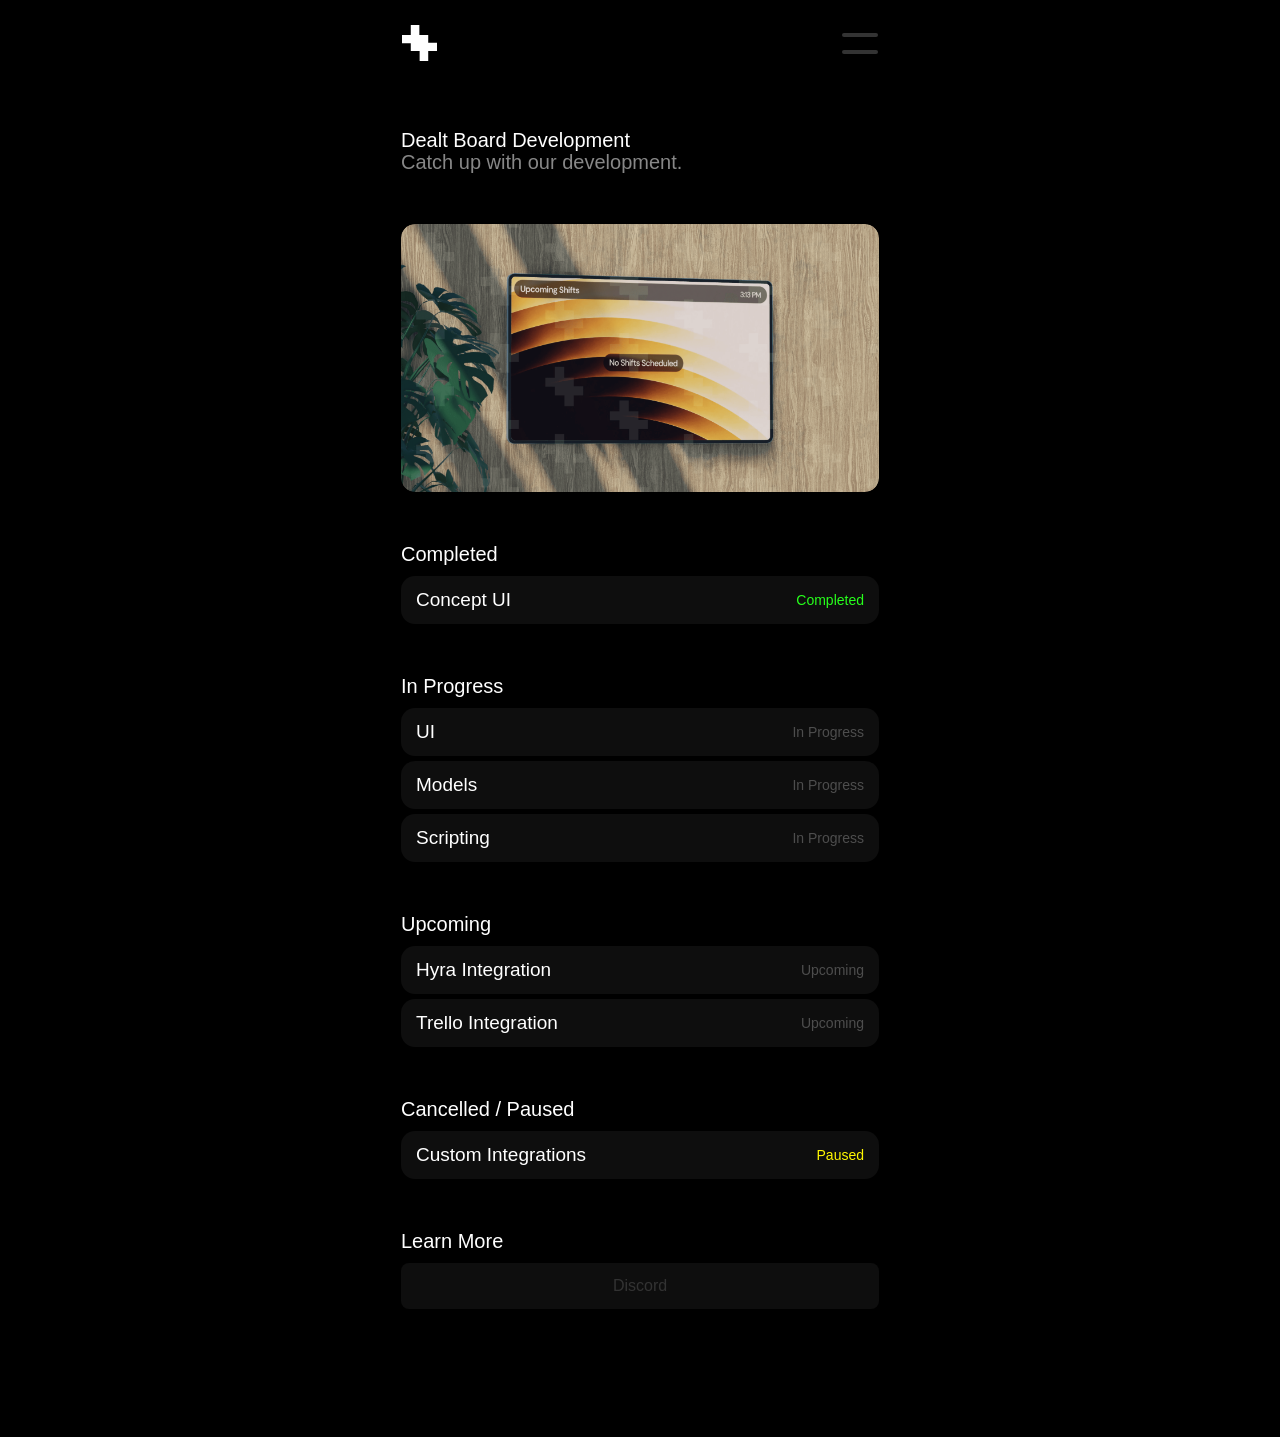
<file: development-board.html>
<!DOCTYPE html>
<!-- Exported with ReFramer.site --><!-- Made in Framer · framer.com ✨ --><!-- Published Apr 22, 2026, 11:14 PM UTC --><html lang="en" data-redirect-timezone="1" dir="ltr"><head>
	<meta charset="utf-8">
	
	
	<script>try{if(localStorage.get("__framer_force_showing_editorbar_since")){const n=document.createElement("link");n.rel = "modulepreload";n.href="https://framer.com/edit/init.mjs";document.head.appendChild(n)}}catch(e){}</script>
	<!-- Start of headStart -->
    
    <!-- End of headStart -->
	<meta name="viewport" content="width=device-width">
	<meta name="generator" content="Framer 1493872">
	<title>Board - Dealt Development</title>
    <meta name="description" content="Keep up with the latest at Dealt.">
    <meta name="framer-search-index" content="https://framerusercontent.com/sites/6bdwDb0wmZy4iHE7ME6BWl/searchIndex-QWRCuEmYXDoX.json">
    <meta name="framer-search-index-fallback" content="https://framerusercontent.com/sites/6bdwDb0wmZy4iHE7ME6BWl/searchIndex-LYqIf0Gofbe2.json">
    <meta name="framer-html-plugin" content="disable">
    <link href="https://framerusercontent.com/images/x1SZqyRFenERws6EFryULDFFPBE.png" rel="icon" media="(prefers-color-scheme: light)">
    <link href="https://framerusercontent.com/images/0W8YPRpgtU5MjUStgMpGlsBk.png" rel="icon" media="(prefers-color-scheme: dark)">
    <link rel="apple-touch-icon" href="https://framerusercontent.com/images/Gc8zqGzLBKL0VT6DfyF5qalKLSM.png">
    <!-- Open Graph / Facebook -->
    <meta property="og:type" content="website">
    <meta property="og:title" content="Board - Dealt Development">
    <meta property="og:description" content="Keep up with the latest at Dealt.">
    <meta property="og:image" content="https://framerusercontent.com/assets/lzYKP814ZvqY87r4SOXMceihgQ.png">
    <!-- Twitter -->
    <meta name="twitter:card" content="summary_large_image">
    <meta name="twitter:title" content="Board - Dealt Development">
    <meta name="twitter:description" content="Keep up with the latest at Dealt.">
    <meta name="twitter:image" content="https://framerusercontent.com/assets/lzYKP814ZvqY87r4SOXMceihgQ.png">
	
	<style data-framer-font-css="">/* cyrillic-ext */
@font-face {
  font-family: 'Fragment Mono';
  font-style: normal;
  font-weight: 400;
  src: url(https://fonts.gstatic.com/s/fragmentmono/v6/4iCr6K5wfMRRjxp0DA6-2CLnB45HhrUI.woff2) format('woff2');
  unicode-range: U+0460-052F, U+1C80-1C8A, U+20B4, U+2DE0-2DFF, U+A640-A69F, U+FE2E-FE2F;
}
/* latin-ext */
@font-face {
  font-family: 'Fragment Mono';
  font-style: normal;
  font-weight: 400;
  src: url(https://fonts.gstatic.com/s/fragmentmono/v6/4iCr6K5wfMRRjxp0DA6-2CLnB41HhrUI.woff2) format('woff2');
  unicode-range: U+0100-02BA, U+02BD-02C5, U+02C7-02CC, U+02CE-02D7, U+02DD-02FF, U+0304, U+0308, U+0329, U+1D00-1DBF, U+1E00-1E9F, U+1EF2-1EFF, U+2020, U+20A0-20AB, U+20AD-20C0, U+2113, U+2C60-2C7F, U+A720-A7FF;
}
/* latin */
@font-face {
  font-family: 'Fragment Mono';
  font-style: normal;
  font-weight: 400;
  src: url(https://fonts.gstatic.com/s/fragmentmono/v6/4iCr6K5wfMRRjxp0DA6-2CLnB4NHhg.woff2) format('woff2');
  unicode-range: U+0000-00FF, U+0131, U+0152-0153, U+02BB-02BC, U+02C6, U+02DA, U+02DC, U+0304, U+0308, U+0329, U+2000-206F, U+20AC, U+2122, U+2191, U+2193, U+2212, U+2215, U+FEFF, U+FFFD;
}
/* cyrillic */
@font-face {
  font-family: 'Geist Mono';
  font-style: normal;
  font-weight: 500;
  src: url(https://fonts.gstatic.com/s/geistmono/v4/or3yQ6H-1_WfwkMZI_qYPLs1a-t7PU0AbeEPKK5Q5ClqOw.woff2) format('woff2');
  unicode-range: U+0301, U+0400-045F, U+0490-0491, U+04B0-04B1, U+2116;
}
/* latin-ext */
@font-face {
  font-family: 'Geist Mono';
  font-style: normal;
  font-weight: 500;
  src: url(https://fonts.gstatic.com/s/geistmono/v4/or3yQ6H-1_WfwkMZI_qYPLs1a-t7PU0AbeEPKK5a5ClqOw.woff2) format('woff2');
  unicode-range: U+0100-02BA, U+02BD-02C5, U+02C7-02CC, U+02CE-02D7, U+02DD-02FF, U+0304, U+0308, U+0329, U+1D00-1DBF, U+1E00-1E9F, U+1EF2-1EFF, U+2020, U+20A0-20AB, U+20AD-20C0, U+2113, U+2C60-2C7F, U+A720-A7FF;
}
/* latin */
@font-face {
  font-family: 'Geist Mono';
  font-style: normal;
  font-weight: 500;
  src: url(https://fonts.gstatic.com/s/geistmono/v4/or3yQ6H-1_WfwkMZI_qYPLs1a-t7PU0AbeEPKK5U5Ck.woff2) format('woff2');
  unicode-range: U+0000-00FF, U+0131, U+0152-0153, U+02BB-02BC, U+02C6, U+02DA, U+02DC, U+0304, U+0308, U+0329, U+2000-206F, U+20AC, U+2122, U+2191, U+2193, U+2212, U+2215, U+FEFF, U+FFFD;
}

@font-face { font-family: "Inter Display"; src: url("https://framerusercontent.com/assets/ePuN3mCjzajIHnyCdvKBFiZkyY0.woff2"); font-display: swap; font-style: normal; font-weight: 500; unicode-range: U+0460-052F, U+1C80-1C88, U+20B4, U+2DE0-2DFF, U+A640-A69F, U+FE2E-FE2F }
@font-face { font-family: "Inter Display"; src: url("https://framerusercontent.com/assets/V3j1L0o5vPFKe26Sw4HcpXCfHo.woff2"); font-display: swap; font-style: normal; font-weight: 500; unicode-range: U+0301, U+0400-045F, U+0490-0491, U+04B0-04B1, U+2116 }
@font-face { font-family: "Inter Display"; src: url("https://framerusercontent.com/assets/F3kdpd2N0cToWV5huaZjjgM.woff2"); font-display: swap; font-style: normal; font-weight: 500; unicode-range: U+1F00-1FFF }
@font-face { font-family: "Inter Display"; src: url("https://framerusercontent.com/assets/0iDmxkizU9goZoclqIqsV5rvETU.woff2"); font-display: swap; font-style: normal; font-weight: 500; unicode-range: U+0370-03FF }
@font-face { font-family: "Inter Display"; src: url("https://framerusercontent.com/assets/r0mv3NegmA0akcQsNFotG32Las.woff2"); font-display: swap; font-style: normal; font-weight: 500; unicode-range: U+0100-024F, U+0259, U+1E00-1EFF, U+2020, U+20A0-20AB, U+20AD-20CF, U+2113, U+2C60-2C7F, U+A720-A7FF }
@font-face { font-family: "Inter Display"; src: url("https://framerusercontent.com/assets/iwWTDc49ENF2tCHbqlNARXw6Ug.woff2"); font-display: swap; font-style: normal; font-weight: 500; unicode-range: U+0000-00FF, U+0131, U+0152-0153, U+02BB-02BC, U+02C6, U+02DA, U+02DC, U+2000-206F, U+2070, U+2074-207E, U+2080-208E, U+20AC, U+2122, U+2191, U+2193, U+2212, U+2215, U+FEFF, U+FFFD }
@font-face { font-family: "Inter Display"; src: url("https://framerusercontent.com/assets/Ii21jnSJkulBKsHHXKlapi7fv9w.woff2"); font-display: swap; font-style: normal; font-weight: 500; unicode-range: U+0102-0103, U+0110-0111, U+0128-0129, U+0168-0169, U+01A0-01A1, U+01AF-01B0, U+1EA0-1EF9, U+20AB }
@font-face { font-family: "Inter"; src: url("https://framerusercontent.com/assets/5vvr9Vy74if2I6bQbJvbw7SY1pQ.woff2"); font-display: swap; font-style: normal; font-weight: 400; unicode-range: U+0460-052F, U+1C80-1C88, U+20B4, U+2DE0-2DFF, U+A640-A69F, U+FE2E-FE2F }
@font-face { font-family: "Inter"; src: url("https://framerusercontent.com/assets/EOr0mi4hNtlgWNn9if640EZzXCo.woff2"); font-display: swap; font-style: normal; font-weight: 400; unicode-range: U+0301, U+0400-045F, U+0490-0491, U+04B0-04B1, U+2116 }
@font-face { font-family: "Inter"; src: url("https://framerusercontent.com/assets/Y9k9QrlZAqio88Klkmbd8VoMQc.woff2"); font-display: swap; font-style: normal; font-weight: 400; unicode-range: U+1F00-1FFF }
@font-face { font-family: "Inter"; src: url("https://framerusercontent.com/assets/OYrD2tBIBPvoJXiIHnLoOXnY9M.woff2"); font-display: swap; font-style: normal; font-weight: 400; unicode-range: U+0370-03FF }
@font-face { font-family: "Inter"; src: url("https://framerusercontent.com/assets/JeYwfuaPfZHQhEG8U5gtPDZ7WQ.woff2"); font-display: swap; font-style: normal; font-weight: 400; unicode-range: U+0100-024F, U+0259, U+1E00-1EFF, U+2020, U+20A0-20AB, U+20AD-20CF, U+2113, U+2C60-2C7F, U+A720-A7FF }
@font-face { font-family: "Inter"; src: url("https://framerusercontent.com/assets/GrgcKwrN6d3Uz8EwcLHZxwEfC4.woff2"); font-display: swap; font-style: normal; font-weight: 400; unicode-range: U+0000-00FF, U+0131, U+0152-0153, U+02BB-02BC, U+02C6, U+02DA, U+02DC, U+2000-206F, U+2070, U+2074-207E, U+2080-208E, U+20AC, U+2122, U+2191, U+2193, U+2212, U+2215, U+FEFF, U+FFFD }
@font-face { font-family: "Inter"; src: url("https://framerusercontent.com/assets/b6Y37FthZeALduNqHicBT6FutY.woff2"); font-display: swap; font-style: normal; font-weight: 400; unicode-range: U+0102-0103, U+0110-0111, U+0128-0129, U+0168-0169, U+01A0-01A1, U+01AF-01B0, U+1EA0-1EF9, U+20AB }
@font-face { font-family: "Inter Display"; src: url("https://framerusercontent.com/assets/2uIBiALfCHVpWbHqRMZutfT7giU.woff2"); font-display: swap; font-style: normal; font-weight: 400; unicode-range: U+0460-052F, U+1C80-1C88, U+20B4, U+2DE0-2DFF, U+A640-A69F, U+FE2E-FE2F }
@font-face { font-family: "Inter Display"; src: url("https://framerusercontent.com/assets/Zwfz6xbVe5pmcWRJRgBDHnMkOkI.woff2"); font-display: swap; font-style: normal; font-weight: 400; unicode-range: U+0301, U+0400-045F, U+0490-0491, U+04B0-04B1, U+2116 }
@font-face { font-family: "Inter Display"; src: url("https://framerusercontent.com/assets/U9LaDDmbRhzX3sB8g8glTy5feTE.woff2"); font-display: swap; font-style: normal; font-weight: 400; unicode-range: U+1F00-1FFF }
@font-face { font-family: "Inter Display"; src: url("https://framerusercontent.com/assets/tVew2LzXJ1t7QfxP1gdTIdj2o0g.woff2"); font-display: swap; font-style: normal; font-weight: 400; unicode-range: U+0370-03FF }
@font-face { font-family: "Inter Display"; src: url("https://framerusercontent.com/assets/DF7bjCRmStYPqSb945lAlMfCCVQ.woff2"); font-display: swap; font-style: normal; font-weight: 400; unicode-range: U+0100-024F, U+0259, U+1E00-1EFF, U+2020, U+20A0-20AB, U+20AD-20CF, U+2113, U+2C60-2C7F, U+A720-A7FF }
@font-face { font-family: "Inter Display"; src: url("https://framerusercontent.com/assets/bHYNJqzTyl2lqvmMiRRS6Y16Es.woff2"); font-display: swap; font-style: normal; font-weight: 400; unicode-range: U+0000-00FF, U+0131, U+0152-0153, U+02BB-02BC, U+02C6, U+02DA, U+02DC, U+2000-206F, U+2070, U+2074-207E, U+2080-208E, U+20AC, U+2122, U+2191, U+2193, U+2212, U+2215, U+FEFF, U+FFFD }
@font-face { font-family: "Inter Display"; src: url("https://framerusercontent.com/assets/vebZUMjGyKkYsfcY73iwWTzLNag.woff2"); font-display: swap; font-style: normal; font-weight: 400; unicode-range: U+0102-0103, U+0110-0111, U+0128-0129, U+0168-0169, U+01A0-01A1, U+01AF-01B0, U+1EA0-1EF9, U+20AB }
@font-face { font-family: "Inter Display"; src: url("https://framerusercontent.com/assets/I11LrmuBDQZweplJ62KkVsklU5Y.woff2"); font-display: swap; font-style: normal; font-weight: 700; unicode-range: U+0460-052F, U+1C80-1C88, U+20B4, U+2DE0-2DFF, U+A640-A69F, U+FE2E-FE2F }
@font-face { font-family: "Inter Display"; src: url("https://framerusercontent.com/assets/UjFZPDy3qGuDktQM4q9CxhKfIa8.woff2"); font-display: swap; font-style: normal; font-weight: 700; unicode-range: U+0301, U+0400-045F, U+0490-0491, U+04B0-04B1, U+2116 }
@font-face { font-family: "Inter Display"; src: url("https://framerusercontent.com/assets/8exwVHJy2DhJ4N5prYlVMrEKmQ.woff2"); font-display: swap; font-style: normal; font-weight: 700; unicode-range: U+1F00-1FFF }
@font-face { font-family: "Inter Display"; src: url("https://framerusercontent.com/assets/UTeedEK21hO5jDxEUldzdScUqpg.woff2"); font-display: swap; font-style: normal; font-weight: 700; unicode-range: U+0370-03FF }
@font-face { font-family: "Inter Display"; src: url("https://framerusercontent.com/assets/Ig8B8nzy11hzIWEIYnkg91sofjo.woff2"); font-display: swap; font-style: normal; font-weight: 700; unicode-range: U+0100-024F, U+0259, U+1E00-1EFF, U+2020, U+20A0-20AB, U+20AD-20CF, U+2113, U+2C60-2C7F, U+A720-A7FF }
@font-face { font-family: "Inter Display"; src: url("https://framerusercontent.com/assets/qITWJ2WdG0wrgQPDb8lvnYnTXDg.woff2"); font-display: swap; font-style: normal; font-weight: 700; unicode-range: U+0000-00FF, U+0131, U+0152-0153, U+02BB-02BC, U+02C6, U+02DA, U+02DC, U+2000-206F, U+2070, U+2074-207E, U+2080-208E, U+20AC, U+2122, U+2191, U+2193, U+2212, U+2215, U+FEFF, U+FFFD }
@font-face { font-family: "Inter Display"; src: url("https://framerusercontent.com/assets/qctQFoJqJ9aIbRSIp0AhCQpFxn8.woff2"); font-display: swap; font-style: normal; font-weight: 700; unicode-range: U+0102-0103, U+0110-0111, U+0128-0129, U+0168-0169, U+01A0-01A1, U+01AF-01B0, U+1EA0-1EF9, U+20AB }
@font-face { font-family: "Inter Display"; src: url("https://framerusercontent.com/assets/gazZKZuUEtvr9ULhdA4SprP0AZ0.woff2"); font-display: swap; font-style: normal; font-weight: 600; unicode-range: U+0460-052F, U+1C80-1C88, U+20B4, U+2DE0-2DFF, U+A640-A69F, U+FE2E-FE2F }
@font-face { font-family: "Inter Display"; src: url("https://framerusercontent.com/assets/pe8RoujoPxuTZhqoNzYqHX2MXA.woff2"); font-display: swap; font-style: normal; font-weight: 600; unicode-range: U+0301, U+0400-045F, U+0490-0491, U+04B0-04B1, U+2116 }
@font-face { font-family: "Inter Display"; src: url("https://framerusercontent.com/assets/teGhWnhH3bCqefKGsIsqFy3hK8.woff2"); font-display: swap; font-style: normal; font-weight: 600; unicode-range: U+1F00-1FFF }
@font-face { font-family: "Inter Display"; src: url("https://framerusercontent.com/assets/qQHxgTnEk6Czu1yW4xS82HQWFOk.woff2"); font-display: swap; font-style: normal; font-weight: 600; unicode-range: U+0370-03FF }
@font-face { font-family: "Inter Display"; src: url("https://framerusercontent.com/assets/MJ3N6lfN4iP5Um8rJGqLYl03tE.woff2"); font-display: swap; font-style: normal; font-weight: 600; unicode-range: U+0100-024F, U+0259, U+1E00-1EFF, U+2020, U+20A0-20AB, U+20AD-20CF, U+2113, U+2C60-2C7F, U+A720-A7FF }
@font-face { font-family: "Inter Display"; src: url("https://framerusercontent.com/assets/PfdOpgzFf7N2Uye9JX7xRKYTgSc.woff2"); font-display: swap; font-style: normal; font-weight: 600; unicode-range: U+0000-00FF, U+0131, U+0152-0153, U+02BB-02BC, U+02C6, U+02DA, U+02DC, U+2000-206F, U+2070, U+2074-207E, U+2080-208E, U+20AC, U+2122, U+2191, U+2193, U+2212, U+2215, U+FEFF, U+FFFD }
@font-face { font-family: "Inter Display"; src: url("https://framerusercontent.com/assets/0SEEmmWc3vovhaai4RlRQSWRrz0.woff2"); font-display: swap; font-style: normal; font-weight: 600; unicode-range: U+0102-0103, U+0110-0111, U+0128-0129, U+0168-0169, U+01A0-01A1, U+01AF-01B0, U+1EA0-1EF9, U+20AB }
@font-face { font-family: "Inter Display"; src: url("https://framerusercontent.com/assets/fXvVh2JeZlehNcEhKHpHH0frSl0.woff2"); font-display: swap; font-style: italic; font-weight: 700; unicode-range: U+0460-052F, U+1C80-1C88, U+20B4, U+2DE0-2DFF, U+A640-A69F, U+FE2E-FE2F }
@font-face { font-family: "Inter Display"; src: url("https://framerusercontent.com/assets/7pScaNeb6M7n2HF2jKemDqzCIr4.woff2"); font-display: swap; font-style: italic; font-weight: 700; unicode-range: U+0301, U+0400-045F, U+0490-0491, U+04B0-04B1, U+2116 }
@font-face { font-family: "Inter Display"; src: url("https://framerusercontent.com/assets/qS4UjQYyATcVV9rODk0Zx9KhkY8.woff2"); font-display: swap; font-style: italic; font-weight: 700; unicode-range: U+1F00-1FFF }
@font-face { font-family: "Inter Display"; src: url("https://framerusercontent.com/assets/VfD2n20yM7v0hrUEBHEyafsmMBY.woff2"); font-display: swap; font-style: italic; font-weight: 700; unicode-range: U+0370-03FF }
@font-face { font-family: "Inter Display"; src: url("https://framerusercontent.com/assets/4oIO9fB59bn3cKFWz7piCj28z9s.woff2"); font-display: swap; font-style: italic; font-weight: 700; unicode-range: U+0100-024F, U+0259, U+1E00-1EFF, U+2020, U+20A0-20AB, U+20AD-20CF, U+2113, U+2C60-2C7F, U+A720-A7FF }
@font-face { font-family: "Inter Display"; src: url("https://framerusercontent.com/assets/MzumQQZJQBC6KM1omtmwOtsogtI.woff2"); font-display: swap; font-style: italic; font-weight: 700; unicode-range: U+0000-00FF, U+0131, U+0152-0153, U+02BB-02BC, U+02C6, U+02DA, U+02DC, U+2000-206F, U+2070, U+2074-207E, U+2080-208E, U+20AC, U+2122, U+2191, U+2193, U+2212, U+2215, U+FEFF, U+FFFD }
@font-face { font-family: "Inter Display"; src: url("https://framerusercontent.com/assets/F5Lmfd3fCAu7TwiYbI4DLWw4ks.woff2"); font-display: swap; font-style: italic; font-weight: 700; unicode-range: U+0102-0103, U+0110-0111, U+0128-0129, U+0168-0169, U+01A0-01A1, U+01AF-01B0, U+1EA0-1EF9, U+20AB }
@font-face { font-family: "Inter Display"; src: url("https://framerusercontent.com/assets/THWAFHoAcmqLMy81E8hCSdziVKA.woff2"); font-display: swap; font-style: italic; font-weight: 400; unicode-range: U+0460-052F, U+1C80-1C88, U+20B4, U+2DE0-2DFF, U+A640-A69F, U+FE2E-FE2F }
@font-face { font-family: "Inter Display"; src: url("https://framerusercontent.com/assets/sQxGYWDlRkDr0eOKqiNRl6g5rs.woff2"); font-display: swap; font-style: italic; font-weight: 400; unicode-range: U+0301, U+0400-045F, U+0490-0491, U+04B0-04B1, U+2116 }
@font-face { font-family: "Inter Display"; src: url("https://framerusercontent.com/assets/NNTAT1XAm8ZRkr824inYPkjNeL4.woff2"); font-display: swap; font-style: italic; font-weight: 400; unicode-range: U+1F00-1FFF }
@font-face { font-family: "Inter Display"; src: url("https://framerusercontent.com/assets/P2qr9PAWBt905929rHfxmneMUG0.woff2"); font-display: swap; font-style: italic; font-weight: 400; unicode-range: U+0370-03FF }
@font-face { font-family: "Inter Display"; src: url("https://framerusercontent.com/assets/2BmSa4TZZvFKAZg2DydxTbvKlTU.woff2"); font-display: swap; font-style: italic; font-weight: 400; unicode-range: U+0100-024F, U+0259, U+1E00-1EFF, U+2020, U+20A0-20AB, U+20AD-20CF, U+2113, U+2C60-2C7F, U+A720-A7FF }
@font-face { font-family: "Inter Display"; src: url("https://framerusercontent.com/assets/P0JCAnd2N1Q6qwTQohre3XmQ.woff2"); font-display: swap; font-style: italic; font-weight: 400; unicode-range: U+0000-00FF, U+0131, U+0152-0153, U+02BB-02BC, U+02C6, U+02DA, U+02DC, U+2000-206F, U+2070, U+2074-207E, U+2080-208E, U+20AC, U+2122, U+2191, U+2193, U+2212, U+2215, U+FEFF, U+FFFD }
@font-face { font-family: "Inter Display"; src: url("https://framerusercontent.com/assets/KMFW46iYsEZaUBwXbwPc9nQm71o.woff2"); font-display: swap; font-style: italic; font-weight: 400; unicode-range: U+0102-0103, U+0110-0111, U+0128-0129, U+0168-0169, U+01A0-01A1, U+01AF-01B0, U+1EA0-1EF9, U+20AB }
@font-face { font-family: "Inter"; src: url("https://framerusercontent.com/assets/DpPBYI0sL4fYLgAkX8KXOPVt7c.woff2"); font-display: swap; font-style: normal; font-weight: 700; unicode-range: U+0460-052F, U+1C80-1C88, U+20B4, U+2DE0-2DFF, U+A640-A69F, U+FE2E-FE2F }
@font-face { font-family: "Inter"; src: url("https://framerusercontent.com/assets/4RAEQdEOrcnDkhHiiCbJOw92Lk.woff2"); font-display: swap; font-style: normal; font-weight: 700; unicode-range: U+0301, U+0400-045F, U+0490-0491, U+04B0-04B1, U+2116 }
@font-face { font-family: "Inter"; src: url("https://framerusercontent.com/assets/1K3W8DizY3v4emK8Mb08YHxTbs.woff2"); font-display: swap; font-style: normal; font-weight: 700; unicode-range: U+1F00-1FFF }
@font-face { font-family: "Inter"; src: url("https://framerusercontent.com/assets/tUSCtfYVM1I1IchuyCwz9gDdQ.woff2"); font-display: swap; font-style: normal; font-weight: 700; unicode-range: U+0370-03FF }
@font-face { font-family: "Inter"; src: url("https://framerusercontent.com/assets/VgYFWiwsAC5OYxAycRXXvhze58.woff2"); font-display: swap; font-style: normal; font-weight: 700; unicode-range: U+0100-024F, U+0259, U+1E00-1EFF, U+2020, U+20A0-20AB, U+20AD-20CF, U+2113, U+2C60-2C7F, U+A720-A7FF }
@font-face { font-family: "Inter"; src: url("https://framerusercontent.com/assets/syRNPWzAMIrcJ3wIlPIP43KjQs.woff2"); font-display: swap; font-style: normal; font-weight: 700; unicode-range: U+0000-00FF, U+0131, U+0152-0153, U+02BB-02BC, U+02C6, U+02DA, U+02DC, U+2000-206F, U+2070, U+2074-207E, U+2080-208E, U+20AC, U+2122, U+2191, U+2193, U+2212, U+2215, U+FEFF, U+FFFD }
@font-face { font-family: "Inter"; src: url("https://framerusercontent.com/assets/GIryZETIX4IFypco5pYZONKhJIo.woff2"); font-display: swap; font-style: normal; font-weight: 700; unicode-range: U+0102-0103, U+0110-0111, U+0128-0129, U+0168-0169, U+01A0-01A1, U+01AF-01B0, U+1EA0-1EF9, U+20AB }
@font-face { font-family: "Inter"; src: url("https://framerusercontent.com/assets/H89BbHkbHDzlxZzxi8uPzTsp90.woff2"); font-display: swap; font-style: italic; font-weight: 700; unicode-range: U+0460-052F, U+1C80-1C88, U+20B4, U+2DE0-2DFF, U+A640-A69F, U+FE2E-FE2F }
@font-face { font-family: "Inter"; src: url("https://framerusercontent.com/assets/u6gJwDuwB143kpNK1T1MDKDWkMc.woff2"); font-display: swap; font-style: italic; font-weight: 700; unicode-range: U+0301, U+0400-045F, U+0490-0491, U+04B0-04B1, U+2116 }
@font-face { font-family: "Inter"; src: url("https://framerusercontent.com/assets/43sJ6MfOPh1LCJt46OvyDuSbA6o.woff2"); font-display: swap; font-style: italic; font-weight: 700; unicode-range: U+1F00-1FFF }
@font-face { font-family: "Inter"; src: url("https://framerusercontent.com/assets/wccHG0r4gBDAIRhfHiOlq6oEkqw.woff2"); font-display: swap; font-style: italic; font-weight: 700; unicode-range: U+0370-03FF }
@font-face { font-family: "Inter"; src: url("https://framerusercontent.com/assets/WZ367JPwf9bRW6LdTHN8rXgSjw.woff2"); font-display: swap; font-style: italic; font-weight: 700; unicode-range: U+0100-024F, U+0259, U+1E00-1EFF, U+2020, U+20A0-20AB, U+20AD-20CF, U+2113, U+2C60-2C7F, U+A720-A7FF }
@font-face { font-family: "Inter"; src: url("https://framerusercontent.com/assets/ia3uin3hQWqDrVloC1zEtYHWw.woff2"); font-display: swap; font-style: italic; font-weight: 700; unicode-range: U+0000-00FF, U+0131, U+0152-0153, U+02BB-02BC, U+02C6, U+02DA, U+02DC, U+2000-206F, U+2070, U+2074-207E, U+2080-208E, U+20AC, U+2122, U+2191, U+2193, U+2212, U+2215, U+FEFF, U+FFFD }
@font-face { font-family: "Inter"; src: url("https://framerusercontent.com/assets/2A4Xx7CngadFGlVV4xrO06OBHY.woff2"); font-display: swap; font-style: italic; font-weight: 700; unicode-range: U+0102-0103, U+0110-0111, U+0128-0129, U+0168-0169, U+01A0-01A1, U+01AF-01B0, U+1EA0-1EF9, U+20AB }
@font-face { font-family: "Inter Variable"; src: url("https://framerusercontent.com/assets/mYcqTSergLb16PdbJJQMl9ebYm4.woff2"); font-display: swap; font-style: normal; font-weight: 400; unicode-range: U+0460-052F, U+1C80-1C88, U+20B4, U+2DE0-2DFF, U+A640-A69F, U+FE2E-FE2F }
@font-face { font-family: "Inter Variable"; src: url("https://framerusercontent.com/assets/ZRl8AlxwsX1m7xS1eJCiSPbztg.woff2"); font-display: swap; font-style: normal; font-weight: 400; unicode-range: U+0301, U+0400-045F, U+0490-0491, U+04B0-04B1, U+2116 }
@font-face { font-family: "Inter Variable"; src: url("https://framerusercontent.com/assets/nhSQpBRqFmXNUBY2p5SENQ8NplQ.woff2"); font-display: swap; font-style: normal; font-weight: 400; unicode-range: U+1F00-1FFF }
@font-face { font-family: "Inter Variable"; src: url("https://framerusercontent.com/assets/DYHjxG0qXjopUuruoacfl5SA.woff2"); font-display: swap; font-style: normal; font-weight: 400; unicode-range: U+0370-03FF }
@font-face { font-family: "Inter Variable"; src: url("https://framerusercontent.com/assets/s7NH6sl7w4NU984r5hcmo1tPSYo.woff2"); font-display: swap; font-style: normal; font-weight: 400; unicode-range: U+0100-024F, U+0259, U+1E00-1EFF, U+2020, U+20A0-20AB, U+20AD-20CF, U+2113, U+2C60-2C7F, U+A720-A7FF }
@font-face { font-family: "Inter Variable"; src: url("https://framerusercontent.com/assets/7lw0VWkeXrGYJT05oB3DsFy8BaY.woff2"); font-display: swap; font-style: normal; font-weight: 400; unicode-range: U+0000-00FF, U+0131, U+0152-0153, U+02BB-02BC, U+02C6, U+02DA, U+02DC, U+2000-206F, U+2070, U+2074-207E, U+2080-208E, U+20AC, U+2122, U+2191, U+2193, U+2212, U+2215, U+FEFF, U+FFFD }
@font-face { font-family: "Inter Variable"; src: url("https://framerusercontent.com/assets/wx5nfqEgOXnxuFaxB0Mn9OhmcZA.woff2"); font-display: swap; font-style: normal; font-weight: 400; unicode-range: U+0102-0103, U+0110-0111, U+0128-0129, U+0168-0169, U+01A0-01A1, U+01AF-01B0, U+1EA0-1EF9, U+20AB }
@font-face { font-family: "Inter"; src: url("https://framerusercontent.com/assets/hyOgCu0Xnghbimh0pE8QTvtt2AU.woff2"); font-display: swap; font-style: normal; font-weight: 600; unicode-range: U+0460-052F, U+1C80-1C88, U+20B4, U+2DE0-2DFF, U+A640-A69F, U+FE2E-FE2F }
@font-face { font-family: "Inter"; src: url("https://framerusercontent.com/assets/NeGmSOXrPBfEFIy5YZeHq17LEDA.woff2"); font-display: swap; font-style: normal; font-weight: 600; unicode-range: U+0301, U+0400-045F, U+0490-0491, U+04B0-04B1, U+2116 }
@font-face { font-family: "Inter"; src: url("https://framerusercontent.com/assets/oYaAX5himiTPYuN8vLWnqBbfD2s.woff2"); font-display: swap; font-style: normal; font-weight: 600; unicode-range: U+1F00-1FFF }
@font-face { font-family: "Inter"; src: url("https://framerusercontent.com/assets/lEJLP4R0yuCaMCjSXYHtJw72M.woff2"); font-display: swap; font-style: normal; font-weight: 600; unicode-range: U+0370-03FF }
@font-face { font-family: "Inter"; src: url("https://framerusercontent.com/assets/cRJyLNuTJR5jbyKzGi33wU9cqIQ.woff2"); font-display: swap; font-style: normal; font-weight: 600; unicode-range: U+0100-024F, U+0259, U+1E00-1EFF, U+2020, U+20A0-20AB, U+20AD-20CF, U+2113, U+2C60-2C7F, U+A720-A7FF }
@font-face { font-family: "Inter"; src: url("https://framerusercontent.com/assets/yDtI2UI8XcEg1W2je9XPN3Noo.woff2"); font-display: swap; font-style: normal; font-weight: 600; unicode-range: U+0000-00FF, U+0131, U+0152-0153, U+02BB-02BC, U+02C6, U+02DA, U+02DC, U+2000-206F, U+2070, U+2074-207E, U+2080-208E, U+20AC, U+2122, U+2191, U+2193, U+2212, U+2215, U+FEFF, U+FFFD }
@font-face { font-family: "Inter"; src: url("https://framerusercontent.com/assets/A0Wcc7NgXMjUuFdquHDrIZpzZw0.woff2"); font-display: swap; font-style: normal; font-weight: 600; unicode-range: U+0102-0103, U+0110-0111, U+0128-0129, U+0168-0169, U+01A0-01A1, U+01AF-01B0, U+1EA0-1EF9, U+20AB }
@font-face { font-family: "Inter"; src: url("https://framerusercontent.com/assets/vxBnBhH8768IFAXAb4Qf6wQHKs.woff2"); font-display: swap; font-style: italic; font-weight: 600; unicode-range: U+0460-052F, U+1C80-1C88, U+20B4, U+2DE0-2DFF, U+A640-A69F, U+FE2E-FE2F }
@font-face { font-family: "Inter"; src: url("https://framerusercontent.com/assets/zSsEuoJdh8mcFVk976C05ZfQr8.woff2"); font-display: swap; font-style: italic; font-weight: 600; unicode-range: U+0301, U+0400-045F, U+0490-0491, U+04B0-04B1, U+2116 }
@font-face { font-family: "Inter"; src: url("https://framerusercontent.com/assets/b8ezwLrN7h2AUoPEENcsTMVJ0.woff2"); font-display: swap; font-style: italic; font-weight: 600; unicode-range: U+1F00-1FFF }
@font-face { font-family: "Inter"; src: url("https://framerusercontent.com/assets/mvNEIBLyHbscgHtwfsByjXUz3XY.woff2"); font-display: swap; font-style: italic; font-weight: 600; unicode-range: U+0370-03FF }
@font-face { font-family: "Inter"; src: url("https://framerusercontent.com/assets/6FI2EneKzM3qBy5foOZXey7coCA.woff2"); font-display: swap; font-style: italic; font-weight: 600; unicode-range: U+0100-024F, U+0259, U+1E00-1EFF, U+2020, U+20A0-20AB, U+20AD-20CF, U+2113, U+2C60-2C7F, U+A720-A7FF }
@font-face { font-family: "Inter"; src: url("https://framerusercontent.com/assets/fuyXZpVvOjq8NesCOfgirHCWyg.woff2"); font-display: swap; font-style: italic; font-weight: 600; unicode-range: U+0000-00FF, U+0131, U+0152-0153, U+02BB-02BC, U+02C6, U+02DA, U+02DC, U+2000-206F, U+2070, U+2074-207E, U+2080-208E, U+20AC, U+2122, U+2191, U+2193, U+2212, U+2215, U+FEFF, U+FFFD }
@font-face { font-family: "Inter"; src: url("https://framerusercontent.com/assets/NHHeAKJVP0ZWHk5YZnQQChIsBM.woff2"); font-display: swap; font-style: italic; font-weight: 600; unicode-range: U+0102-0103, U+0110-0111, U+0128-0129, U+0168-0169, U+01A0-01A1, U+01AF-01B0, U+1EA0-1EF9, U+20AB }
@font-face { font-family: "Inter"; src: url("https://framerusercontent.com/assets/CfMzU8w2e7tHgF4T4rATMPuWosA.woff2"); font-display: swap; font-style: italic; font-weight: 400; unicode-range: U+0460-052F, U+1C80-1C88, U+20B4, U+2DE0-2DFF, U+A640-A69F, U+FE2E-FE2F }
@font-face { font-family: "Inter"; src: url("https://framerusercontent.com/assets/867QObYax8ANsfX4TGEVU9YiCM.woff2"); font-display: swap; font-style: italic; font-weight: 400; unicode-range: U+0301, U+0400-045F, U+0490-0491, U+04B0-04B1, U+2116 }
@font-face { font-family: "Inter"; src: url("https://framerusercontent.com/assets/Oyn2ZbENFdnW7mt2Lzjk1h9Zb9k.woff2"); font-display: swap; font-style: italic; font-weight: 400; unicode-range: U+1F00-1FFF }
@font-face { font-family: "Inter"; src: url("https://framerusercontent.com/assets/cdAe8hgZ1cMyLu9g005pAW3xMo.woff2"); font-display: swap; font-style: italic; font-weight: 400; unicode-range: U+0370-03FF }
@font-face { font-family: "Inter"; src: url("https://framerusercontent.com/assets/DOfvtmE1UplCq161m6Hj8CSQYg.woff2"); font-display: swap; font-style: italic; font-weight: 400; unicode-range: U+0100-024F, U+0259, U+1E00-1EFF, U+2020, U+20A0-20AB, U+20AD-20CF, U+2113, U+2C60-2C7F, U+A720-A7FF }
@font-face { font-family: "Inter"; src: url("https://framerusercontent.com/assets/pKRFNWFoZl77qYCAIp84lN1h944.woff2"); font-display: swap; font-style: italic; font-weight: 400; unicode-range: U+0000-00FF, U+0131, U+0152-0153, U+02BB-02BC, U+02C6, U+02DA, U+02DC, U+2000-206F, U+2070, U+2074-207E, U+2080-208E, U+20AC, U+2122, U+2191, U+2193, U+2212, U+2215, U+FEFF, U+FFFD }
@font-face { font-family: "Inter"; src: url("https://framerusercontent.com/assets/tKtBcDnBMevsEEJKdNGhhkLzYo.woff2"); font-display: swap; font-style: italic; font-weight: 400; unicode-range: U+0102-0103, U+0110-0111, U+0128-0129, U+0168-0169, U+01A0-01A1, U+01AF-01B0, U+1EA0-1EF9, U+20AB }
@font-face { font-family: "Inter Display Placeholder"; src: local("Arial"); ascent-override: 98.56%; descent-override: 24.54%; line-gap-override: 0.00%; size-adjust: 98.29% }
@font-face { font-family: "Inter Placeholder"; src: local("Arial"); ascent-override: 89.79%; descent-override: 22.36%; line-gap-override: 0.00%; size-adjust: 107.89% }
@font-face { font-family: "Inter Variable Placeholder"; src: local("Arial"); ascent-override: 89.79%; descent-override: 22.36%; line-gap-override: 0.00%; size-adjust: 107.89% }</style>
	<link href="https://fonts.gstatic.com" rel="preconnect" crossorigin="">
	<meta name="robots" content="max-image-preview:large"><link rel="canonical" href="https://formal-operation-220888.framer.app/development/board"><meta property="og:url" content="https://formal-operation-220888.framer.app/development/board"><style data-framer-css-ssr-minified="" data-framer-components="framer-lib-cursors-host framer-VMbSg PropertyOverrides framer-Gw0OJ framer-lib-combinedCSSRules framer-KQlmg framer-52lTi">html,body,#main{box-sizing:border-box;margin:0;padding:0}:root{-webkit-font-smoothing:antialiased;-moz-osx-font-smoothing:grayscale}*{box-sizing:border-box;-webkit-font-smoothing:inherit}h1,h2,h3,h4,h5,h6,p,figure{margin:0}body,input,textarea,select,button{font-family:sans-serif;font-size:12px}body{--token-73d49074-7cb1-4544-8200-13a6de5ede41:#001666;--token-0ba7cc43-9dd6-43f5-bf85-fd56e07a2fea:#2a3132;--token-5dfdec3b-3139-426d-b9fc-d1b5ecf28487:#5f6566;--token-3231f815-59bd-4709-9984-27f462c2029e:#fff;--token-8872ea54-88a6-4157-8848-293bf9f2b125:#000;--token-fc5dffcb-9568-4484-a336-e739e6ee854b:#659bff;--token-b8ef25be-025f-49f3-918a-0de265a65c7b:#ff1f1f;--token-2b8efcfe-e710-4db0-bb6d-97fbe695d8ab:#fff700;--token-f7f3abe9-f766-4fa6-99f6-c96b7d6069c4:#27ff1c}@supports (z-index:calc(infinity)){#__framer-badge-container{--infinity:infinity}}#__framer-badge-container{pointer-events:none;width:100%;z-index:calc(var(--infinity,2147480000));justify-content:flex-end;padding:20px;display:flex;position:fixed;bottom:0}@supports (background:-webkit-named-image(i)) and (not (grid-template-rows:subgrid)){body{--framer-will-change-override:transform}}@supports (background:-webkit-named-image(i)) and (not (position-area:top right)){body{--framer-will-change-filter-override:filter}}[data-framer-component-type=Text] div div span,[data-framer-component-type=Text] a div span,[data-framer-component-type=Text] span span span,[data-framer-component-type=Text] p span span,[data-framer-component-type=Text] h1 span span,[data-framer-component-type=Text] h2 span span,[data-framer-component-type=Text] h3 span span,[data-framer-component-type=Text] h4 span span,[data-framer-component-type=Text] h5 span span,[data-framer-component-type=Text] h6 span span,[data-framer-component-type=Text] a{font-family:var(--font-family);font-style:var(--font-style);font-weight:min(calc(var(--framer-font-weight-increase,0) + var(--font-weight,400)),900);color:var(--text-color);letter-spacing:var(--letter-spacing);font-size:var(--font-size);text-transform:var(--text-transform);--text-decoration:var(--framer-text-decoration-style,solid)var(--framer-text-decoration,none)var(--framer-text-decoration-color,currentcolor)var(--framer-text-decoration-thickness,auto);--text-decoration-skip-ink:var(--framer-text-decoration-skip-ink);--text-underline-offset:var(--framer-text-decoration-offset);line-height:var(--line-height);--font-family:var(--framer-font-family);--font-style:var(--framer-font-style);--font-weight:var(--framer-font-weight);--text-color:var(--framer-text-color);--letter-spacing:var(--framer-letter-spacing);--font-size:var(--framer-font-size);--text-transform:var(--framer-text-transform);--line-height:var(--framer-line-height)}@supports not (color:color(display-p3 1 1 1)){p.framer-text,div.framer-text,h1.framer-text,h2.framer-text,h3.framer-text,h4.framer-text,h5.framer-text,h6.framer-text,li.framer-text,ol.framer-text,ul.framer-text,span.framer-text:not([data-text-fill]){color:var(--framer-blockquote-text-color-rgb,var(--framer-blockquote-text-color,var(--framer-text-color-rgb,var(--framer-text-color,#000))));-webkit-text-stroke-color:var(--framer-text-stroke-color-rgb,var(--framer-text-stroke-color,initial))}mark.framer-text{background-color:var(--framer-blockquote-text-background-color-rgb,var(--framer-blockquote-text-background-color,var(--framer-text-background-color-rgb,var(--framer-text-background-color,initial))))}}@supports not (color:color(display-p3 1 1 1)){code.framer-text,code.framer-text span.framer-text:not([data-text-fill]){color:var(--framer-blockquote-text-color-rgb,var(--framer-blockquote-text-color,var(--framer-code-text-color-rgb,var(--framer-code-text-color,var(--framer-text-color-rgb,var(--framer-text-color,#000))))))}}@supports not (color:color(display-p3 1 1 1)){a.framer-text,span.framer-text[data-nested-link]{color:var(--framer-blockquote-text-color-rgb,var(--framer-blockquote-text-color,var(--framer-link-text-color-rgb,var(--framer-link-text-color,var(--framer-text-color-rgb,var(--framer-text-color,#000))))));background-color:var(--framer-link-text-background-color-rgb,var(--framer-link-text-background-color,initial));-webkit-text-decoration-color:var(--framer-link-text-decoration-color-rgb,var(--framer-link-text-decoration-color,var(--framer-text-decoration-color-rgb,var(--framer-text-decoration-color,currentcolor))));text-decoration-color:var(--framer-link-text-decoration-color-rgb,var(--framer-link-text-decoration-color,var(--framer-text-decoration-color-rgb,var(--framer-text-decoration-color,currentcolor))))}}@supports not (color:color(display-p3 1 1 1)){code.framer-text a.framer-text,code.framer-text a.framer-text span.framer-text:not([data-text-fill]),code.framer-text span.framer-text[data-nested-link],code.framer-text span.framer-text[data-nested-link] span.framer-text:not([data-text-fill]){color:var(--framer-blockquote-text-color-rgb,var(--framer-blockquote-text-color,var(--framer-link-text-color-rgb,var(--framer-link-text-color,var(--framer-code-text-color-rgb,var(--framer-code-text-color,var(--framer-text-color-rgb,var(--framer-text-color,#000))))))))}}@supports not (color:color(display-p3 1 1 1)){a.framer-text:hover,span.framer-text[data-nested-link]:hover{color:var(--framer-link-hover-text-color-rgb,var(--framer-link-hover-text-color,var(--framer-blockquote-text-color-rgb,var(--framer-blockquote-text-color,var(--framer-link-text-color-rgb,var(--framer-link-text-color,var(--framer-text-color-rgb,var(--framer-text-color,#000))))))));background-color:var(--framer-link-hover-text-background-color-rgb,var(--framer-link-hover-text-background-color,var(--framer-link-text-background-color-rgb,var(--framer-link-text-background-color,var(--framer-text-background-color-rgb,var(--framer-text-background-color,initial))))));-webkit-text-decoration-color:var(--framer-link-hover-text-decoration-color-rgb,var(--framer-link-hover-text-decoration-color,var(--framer-link-text-decoration-color-rgb,var(--framer-link-text-decoration-color,var(--framer-text-decoration-color-rgb,var(--framer-text-decoration-color,currentcolor))))));text-decoration-color:var(--framer-link-hover-text-decoration-color-rgb,var(--framer-link-hover-text-decoration-color,var(--framer-link-text-decoration-color-rgb,var(--framer-link-text-decoration-color,var(--framer-text-decoration-color-rgb,var(--framer-text-decoration-color,currentcolor))))))}}@supports not (color:color(display-p3 1 1 1)){code.framer-text a.framer-text:hover,code.framer-text span.framer-text[data-nested-link]:hover{color:var(--framer-link-hover-text-color-rgb,var(--framer-link-hover-text-color,var(--framer-blockquote-text-color-rgb,var(--framer-blockquote-text-color,var(--framer-link-text-color-rgb,var(--framer-link-text-color,var(--framer-code-text-color-rgb,var(--framer-code-text-color,var(--framer-text-color-rgb,var(--framer-text-color,#000))))))))))}}@supports not (color:color(display-p3 1 1 1)){a.framer-text[data-framer-page-link-current],span.framer-text[data-framer-page-link-current]{color:var(--framer-link-current-text-color-rgb,var(--framer-link-current-text-color,var(--framer-link-text-color-rgb,var(--framer-link-text-color,var(--framer-text-color-rgb,var(--framer-text-color,#000))))));background-color:var(--framer-link-current-text-background-color-rgb,var(--framer-link-current-text-background-color,var(--framer-link-text-background-color-rgb,var(--framer-link-text-background-color,var(--framer-text-background-color-rgb,var(--framer-text-background-color,initial))))));-webkit-text-decoration-color:var(--framer-link-current-text-decoration-color-rgb,var(--framer-link-current-text-decoration-color,var(--framer-link-text-decoration-color-rgb,var(--framer-link-text-decoration-color,var(--framer-text-decoration-color-rgb,var(--framer-text-decoration-color,currentcolor))))));text-decoration-color:var(--framer-link-current-text-decoration-color-rgb,var(--framer-link-current-text-decoration-color,var(--framer-link-text-decoration-color-rgb,var(--framer-link-text-decoration-color,var(--framer-text-decoration-color-rgb,var(--framer-text-decoration-color,currentcolor))))))}}@supports not (color:color(display-p3 1 1 1)){code.framer-text a.framer-text[data-framer-page-link-current],code.framer-text a.framer-text[data-framer-page-link-current] span.framer-text:not([data-text-fill]),code.framer-text span.framer-text[data-framer-page-link-current],code.framer-text span.framer-text[data-framer-page-link-current] span.framer-text:not([data-text-fill]){color:var(--framer-link-current-text-color-rgb,var(--framer-link-current-text-color,var(--framer-link-text-color-rgb,var(--framer-link-text-color,var(--framer-code-text-color-rgb,var(--framer-code-text-color,var(--framer-text-color-rgb,var(--framer-text-color,#000))))))));background-color:var(--framer-link-current-text-background-color-rgb,var(--framer-link-current-text-background-color,var(--framer-link-text-background-color-rgb,var(--framer-link-text-background-color,var(--framer-text-background-color-rgb,var(--framer-text-background-color,initial))))))}}@supports not (color:color(display-p3 1 1 1)){a.framer-text[data-framer-page-link-current]:hover,span.framer-text[data-framer-page-link-current]:hover{color:var(--framer-link-hover-text-color-rgb,var(--framer-link-hover-text-color,var(--framer-link-current-text-color-rgb,var(--framer-link-current-text-color,var(--framer-link-text-color-rgb,var(--framer-link-text-color,var(--framer-code-text-color-rgb,var(--framer-code-text-color,var(--framer-text-color-rgb,var(--framer-text-color,#000))))))))));background-color:var(--framer-link-hover-text-background-color-rgb,var(--framer-link-hover-text-background-color,var(--framer-link-current-text-background-color-rgb,var(--framer-link-current-text-background-color,var(--framer-link-text-background-color-rgb,var(--framer-link-text-background-color,initial))))));-webkit-text-decoration-color:var(--framer-link-hover-text-decoration-color-rgb,var(--framer-link-hover-text-decoration-color,var(--framer-link-current-text-decoration-color-rgb,var(--framer-link-current-text-decoration-color,var(--framer-link-text-decoration-color-rgb,var(--framer-link-text-decoration-color,var(--framer-text-decoration-color-rgb,var(--framer-text-decoration-color,currentcolor))))))));text-decoration-color:var(--framer-link-hover-text-decoration-color-rgb,var(--framer-link-hover-text-decoration-color,var(--framer-link-current-text-decoration-color-rgb,var(--framer-link-current-text-decoration-color,var(--framer-link-text-decoration-color-rgb,var(--framer-link-text-decoration-color,var(--framer-text-decoration-color-rgb,var(--framer-text-decoration-color,currentcolor))))))))}}@supports not (color:color(display-p3 1 1 1)){code.framer-text a.framer-text[data-framer-page-link-current]:hover,code.framer-text a.framer-text[data-framer-page-link-current]:hover span.framer-text:not([data-text-fill]),code.framer-text span.framer-text[data-framer-page-link-current]:hover,code.framer-text span.framer-text[data-framer-page-link-current]:hover span.framer-text:not([data-text-fill]){color:var(--framer-link-hover-text-color-rgb,var(--framer-link-hover-text-color,var(--framer-link-current-text-color-rgb,var(--framer-link-current-text-color,var(--framer-link-text-color-rgb,var(--framer-link-text-color,var(--framer-code-text-color-rgb,var(--framer-code-text-color,var(--framer-text-color-rgb,var(--framer-text-color,#000))))))))));background-color:var(--framer-link-hover-text-background-color-rgb,var(--framer-link-hover-text-background-color,var(--framer-link-current-text-background-color-rgb,var(--framer-link-current-text-background-color,var(--framer-link-text-background-color-rgb,var(--framer-link-text-background-color,initial))))))}}@supports not (aspect-ratio:1){.framer-text-module:not([data-width=fit])[style*=aspect-ratio]{position:relative!important}.framer-text-module:not([data-width=fit])[style*=aspect-ratio]:before{content:"";padding-bottom:calc(100%/calc(var(--aspect-ratio)));display:block}.framer-text-module[data-width=fill]>:first-child,.framer-text-module[data-width=fill]>.ssr-variant>:first-child,.framer-text-module:not([data-width=fit])[style*=aspect-ratio]>:first-child,.framer-text-module:not([data-width=fit])[style*=aspect-ratio]>.ssr-variant>:first-child{position:absolute;top:0;left:0;height:100%!important}}@supports not (overflow:clip){:root{--overflow-clip-fallback:hidden}}@supports (background:-webkit-named-image(i)) and (not (contain-intrinsic-size:inherit)){div.framer-text,p.framer-text,h1.framer-text,h2.framer-text,h3.framer-text,h4.framer-text,h5.framer-text,h6.framer-text,ol.framer-text,ul.framer-text,li.framer-text,blockquote.framer-text,.framer-text.framer-image{display:var(--text-truncation-display-inline-for-safari-16,revert)}div.framer-text:after,p.framer-text:after,h1.framer-text:after,h2.framer-text:after,h3.framer-text:after,h4.framer-text:after,h5.framer-text:after,h6.framer-text:after,ol.framer-text:after,ul.framer-text:after,li.framer-text:after,blockquote.framer-text:after,.framer-text.framer-image:after{content:var(--text-truncation-line-break-for-safari-16);white-space:pre}.framer-text.framer-text-module,.framer-text.framer-table-wrapper{display:var(--text-truncation-display-none-for-safari-16,revert)}p.framer-text[data-text-fill]{display:var(--text-truncation-display-inline-for-safari-16,inline-block)}}@supports (corner-shape:superellipse(2)){:root{--one-if-corner-shape-supported:1}}.framer-cursor-none,.framer-cursor-none *{cursor:none!important}.framer-pointer-events-none,.framer-pointer-events-none *{pointer-events:none!important}@supports (aspect-ratio:1){body{--framer-aspect-ratio-supported:auto}}.framer-VMbSg.framer-71wypk,.framer-VMbSg .framer-71wypk{display:block}.framer-VMbSg.framer-1idpjdf{height:min-content;overflow:var(--overflow-clip-fallback,clip);background-color:#000;flex-flow:column;place-content:center flex-start;align-items:center;gap:10px;width:1200px;padding:128px;display:flex;position:relative}.framer-VMbSg .framer-vk3425-container{z-index:1;flex:none;width:536px;height:86px;position:fixed;top:0;left:calc(50% - 268px)}.framer-VMbSg .framer-160pv80{flex-flow:column;flex:none;place-content:center flex-start;align-items:center;gap:50px;width:478px;height:min-content;padding:0;display:flex;position:relative;overflow:visible}.framer-VMbSg .framer-1vz9w46{flex:none;width:478px;height:46px;position:relative}.framer-VMbSg .framer-1qrk086{--framer-link-text-color:#09f;--framer-link-text-decoration:underline;white-space:pre;flex:none;width:auto;height:auto;position:absolute;top:0;left:0}.framer-VMbSg .framer-1tfa1v{--framer-link-text-color:#09f;--framer-link-text-decoration:underline;white-space:pre;flex:none;width:auto;height:auto;position:absolute;top:22px;left:0}.framer-VMbSg .framer-4e5qjv{aspect-ratio:1.78417;height:var(--framer-aspect-ratio-supported,268px);overflow:var(--overflow-clip-fallback,clip);will-change:var(--framer-will-change-override,transform);border-radius:14px;flex-flow:row;flex:none;place-content:center;align-items:center;gap:10px;width:100%;padding:0;display:flex;position:relative}.framer-VMbSg .framer-pyze7p{aspect-ratio:1.78417;height:var(--framer-aspect-ratio-supported,268px);will-change:var(--framer-will-change-effect-override,transform);border-radius:14px;flex:none;width:478px;position:relative}.framer-VMbSg .framer-1whpn03,.framer-VMbSg .framer-16539hp,.framer-VMbSg .framer-14kqhp6,.framer-VMbSg .framer-13a7tfz{flex-flow:column;flex:none;place-content:flex-start center;align-items:flex-start;gap:10px;width:100%;height:min-content;padding:0;display:flex;position:relative}.framer-VMbSg .framer-128miie,.framer-VMbSg .framer-17505fk,.framer-VMbSg .framer-16vpyi2,.framer-VMbSg .framer-1k1cnr2,.framer-VMbSg .framer-zc2hdo{--framer-link-text-color:#09f;--framer-link-text-decoration:underline;white-space:pre;flex:none;width:auto;height:auto;position:relative}.framer-VMbSg .framer-12y4r8l,.framer-VMbSg .framer-y0y72s,.framer-VMbSg .framer-1lmmkek,.framer-VMbSg .framer-1jevola{height:min-content;overflow:var(--overflow-clip-fallback,clip);flex-flow:column;flex:none;place-content:center;align-items:center;gap:5px;width:100%;padding:0;display:flex;position:relative}.framer-VMbSg .framer-cgl9m6-container,.framer-VMbSg .framer-q99zzk-container,.framer-VMbSg .framer-dwhjxn-container,.framer-VMbSg .framer-1sftka0-container,.framer-VMbSg .framer-h7na0z-container,.framer-VMbSg .framer-kazvxy-container,.framer-VMbSg .framer-9ai2k0-container{flex:none;width:100%;height:48px;position:relative}.framer-VMbSg .framer-h3z8xt{flex-flow:column;flex:none;place-content:flex-start center;align-items:flex-start;gap:10px;width:478px;height:min-content;padding:0;display:flex;position:relative}.framer-VMbSg .framer-4di37j{height:min-content;overflow:var(--overflow-clip-fallback,clip);flex-flow:row;flex:none;place-content:center space-between;align-items:center;width:100%;padding:0;display:flex;position:relative}.framer-VMbSg .framer-syual6{flex:none;gap:5px;width:100%;height:min-content;padding:0;display:grid;position:relative;overflow:visible}.framer-VMbSg .framer-i5fepv-container{flex:none;place-self:start;width:100%;height:46px;position:relative}@media (max-width:1199.98px){.framer-VMbSg.framer-1idpjdf{width:390px;padding:94px}.framer-VMbSg .framer-160pv80{width:347px}.framer-VMbSg .framer-4e5qjv{height:var(--framer-aspect-ratio-supported,195px)}.framer-VMbSg .framer-pyze7p{height:var(--framer-aspect-ratio-supported,195px);width:348px}.framer-VMbSg .framer-h3z8xt{width:100%}}.ssr-variant{display:contents}@supports (aspect-ratio:1){body{--framer-aspect-ratio-supported:auto}}.framer-Gw0OJ.framer-1gywn92,.framer-Gw0OJ .framer-1gywn92{display:block}.framer-Gw0OJ.framer-1fpx4y5{height:86px;overflow:var(--overflow-clip-fallback,clip);flex-flow:row;place-content:center space-between;align-items:center;width:1200px;padding:30px;display:flex;position:relative}.framer-Gw0OJ .framer-9gca44{height:min-content;overflow:var(--overflow-clip-fallback,clip);flex-flow:row;flex:none;place-content:flex-end flex-start;align-items:flex-end;gap:10px;width:min-content;padding:0;text-decoration:none;display:flex;position:relative}.framer-Gw0OJ .framer-8kgnar{width:35px;height:36px;position:relative}.framer-Gw0OJ .framer-1rrow4{flex-flow:row;flex:none;place-content:center flex-end;align-items:center;gap:0;width:81px;height:51px;padding:0;display:flex;position:relative;overflow:visible}.framer-Gw0OJ .framer-1gpccck,.framer-Gw0OJ .framer-qim231,.framer-Gw0OJ .framer-wzyr0m,.framer-Gw0OJ .framer-xpwv77{flex-flow:row;flex:none;place-content:center;align-items:center;gap:10px;width:min-content;height:min-content;padding:0;text-decoration:none;display:flex;position:relative;overflow:visible}.framer-Gw0OJ .framer-xrpmr0,.framer-Gw0OJ .framer-4wnn6,.framer-Gw0OJ .framer-3z6lf5,.framer-Gw0OJ .framer-g037el{white-space:pre;flex:none;width:auto;height:auto;position:relative}.framer-Gw0OJ .framer-6d93yz{cursor:pointer;flex:none;gap:13px;width:36px;height:100%;position:relative;overflow:visible}.framer-Gw0OJ .framer-1kmlwl6{height:4px;overflow:var(--overflow-clip-fallback,clip);will-change:var(--framer-will-change-override,transform);flex:none;position:absolute;top:15px;left:0;right:0}.framer-Gw0OJ .framer-14gjfe7{height:4px;overflow:var(--overflow-clip-fallback,clip);will-change:var(--framer-will-change-override,transform);flex:none;position:absolute;bottom:15px;left:0;right:0}.framer-Gw0OJ.framer-v-y7kbd8 .framer-1rrow4{gap:10px}.framer-Gw0OJ.framer-v-y7kbd8 .framer-1gpccck,.framer-Gw0OJ.framer-v-y7kbd8 .framer-qim231,.framer-Gw0OJ.framer-v-y7kbd8 .framer-wzyr0m,.framer-Gw0OJ.framer-v-y7kbd8 .framer-xpwv77{padding:7px}.framer-Gw0OJ.framer-v-y7kbd8 .framer-1kmlwl6{top:calc(50.9804% - 2px);left:5px;right:5px}.framer-Gw0OJ.framer-v-y7kbd8 .framer-14gjfe7{bottom:unset;top:calc(50.9804% - 2px);left:5px;right:5px}body{--framer-will-change-override:none}@supports (background:-webkit-named-image(i)) and (not (grid-template-rows:subgrid)){body{--framer-will-change-override:transform}}body{--framer-will-change-filter-override:none}@supports (background:-webkit-named-image(i)) and (not (position-area:top right)){body{--framer-will-change-filter-override:filter}}[data-framer-component-type]{position:absolute}[data-framer-component-type=Text]{cursor:inherit}[data-framer-component-text-autosized] *{white-space:pre}[data-framer-component-type=Text]>*{text-align:var(--framer-text-alignment,start)}[data-framer-component-type=Text] span span,[data-framer-component-type=Text] p span,[data-framer-component-type=Text] h1 span,[data-framer-component-type=Text] h2 span,[data-framer-component-type=Text] h3 span,[data-framer-component-type=Text] h4 span,[data-framer-component-type=Text] h5 span,[data-framer-component-type=Text] h6 span{display:block}[data-framer-component-type=Text] span span span,[data-framer-component-type=Text] p span span,[data-framer-component-type=Text] h1 span span,[data-framer-component-type=Text] h2 span span,[data-framer-component-type=Text] h3 span span,[data-framer-component-type=Text] h4 span span,[data-framer-component-type=Text] h5 span span,[data-framer-component-type=Text] h6 span span{display:unset}[data-framer-component-type=Text] div div span,[data-framer-component-type=Text] a div span,[data-framer-component-type=Text] span span span,[data-framer-component-type=Text] p span span,[data-framer-component-type=Text] h1 span span,[data-framer-component-type=Text] h2 span span,[data-framer-component-type=Text] h3 span span,[data-framer-component-type=Text] h4 span span,[data-framer-component-type=Text] h5 span span,[data-framer-component-type=Text] h6 span span,[data-framer-component-type=Text] a{font-family:var(--font-family);font-style:var(--font-style);font-weight:min(calc(var(--framer-font-weight-increase,0) + var(--font-weight,400)),900);color:var(--text-color);letter-spacing:var(--letter-spacing);font-size:var(--font-size);text-transform:var(--text-transform);--text-decoration:var(--framer-text-decoration-style,solid)var(--framer-text-decoration,none)var(--framer-text-decoration-color,currentcolor)var(--framer-text-decoration-thickness,auto);--text-decoration-skip-ink:var(--framer-text-decoration-skip-ink);--text-underline-offset:var(--framer-text-decoration-offset);line-height:var(--line-height);--font-family:var(--framer-font-family);--font-style:var(--framer-font-style);--font-weight:var(--framer-font-weight);--text-color:var(--framer-text-color);--letter-spacing:var(--framer-letter-spacing);--font-size:var(--framer-font-size);--text-transform:var(--framer-text-transform);--line-height:var(--framer-line-height)}[data-framer-component-type=Text] a,[data-framer-component-type=Text] a div span,[data-framer-component-type=Text] a span span span,[data-framer-component-type=Text] a p span span,[data-framer-component-type=Text] a h1 span span,[data-framer-component-type=Text] a h2 span span,[data-framer-component-type=Text] a h3 span span,[data-framer-component-type=Text] a h4 span span,[data-framer-component-type=Text] a h5 span span,[data-framer-component-type=Text] a h6 span span{--font-family:var(--framer-link-font-family,var(--framer-font-family));--font-style:var(--framer-link-font-style,var(--framer-font-style));--font-weight:var(--framer-link-font-weight,var(--framer-font-weight));--text-color:var(--framer-link-text-color,var(--framer-text-color));--font-size:var(--framer-link-font-size,var(--framer-font-size));--text-transform:var(--framer-link-text-transform,var(--framer-text-transform));--text-decoration:var(--framer-link-text-decoration-style,var(--framer-text-decoration-style,solid))var(--framer-link-text-decoration,var(--framer-text-decoration,none))var(--framer-link-text-decoration-color,var(--framer-text-decoration-color,currentcolor))var(--framer-link-text-decoration-thickness,var(--framer-text-decoration-thickness,auto));--text-decoration-skip-ink:var(--framer-link-text-decoration-skip-ink,var(--framer-text-decoration-skip-ink));--text-underline-offset:var(--framer-link-text-decoration-offset,var(--framer-text-decoration-offset))}[data-framer-component-type=Text] a:hover,[data-framer-component-type=Text] a div span:hover,[data-framer-component-type=Text] a span span span:hover,[data-framer-component-type=Text] a p span span:hover,[data-framer-component-type=Text] a h1 span span:hover,[data-framer-component-type=Text] a h2 span span:hover,[data-framer-component-type=Text] a h3 span span:hover,[data-framer-component-type=Text] a h4 span span:hover,[data-framer-component-type=Text] a h5 span span:hover,[data-framer-component-type=Text] a h6 span span:hover{--font-family:var(--framer-link-hover-font-family,var(--framer-link-font-family,var(--framer-font-family)));--font-style:var(--framer-link-hover-font-style,var(--framer-link-font-style,var(--framer-font-style)));--font-weight:var(--framer-link-hover-font-weight,var(--framer-link-font-weight,var(--framer-font-weight)));--text-color:var(--framer-link-hover-text-color,var(--framer-link-text-color,var(--framer-text-color)));--font-size:var(--framer-link-hover-font-size,var(--framer-link-font-size,var(--framer-font-size)));--text-transform:var(--framer-link-hover-text-transform,var(--framer-link-text-transform,var(--framer-text-transform)));--text-decoration:var(--framer-link-hover-text-decoration-style,var(--framer-link-text-decoration-style,var(--framer-text-decoration-style,solid)))var(--framer-link-hover-text-decoration,var(--framer-link-text-decoration,var(--framer-text-decoration,none)))var(--framer-link-hover-text-decoration-color,var(--framer-link-text-decoration-color,var(--framer-text-decoration-color,currentcolor)))var(--framer-link-hover-text-decoration-thickness,var(--framer-link-text-decoration-thickness,var(--framer-text-decoration-thickness,auto)));--text-decoration-skip-ink:var(--framer-link-hover-text-decoration-skip-ink,var(--framer-link-text-decoration-skip-ink,var(--framer-text-decoration-skip-ink)));--text-underline-offset:var(--framer-link-hover-text-decoration-offset,var(--framer-link-text-decoration-offset,var(--framer-text-decoration-offset)))}[data-framer-component-type=Text].isCurrent a,[data-framer-component-type=Text].isCurrent a div span,[data-framer-component-type=Text].isCurrent a span span span,[data-framer-component-type=Text].isCurrent a p span span,[data-framer-component-type=Text].isCurrent a h1 span span,[data-framer-component-type=Text].isCurrent a h2 span span,[data-framer-component-type=Text].isCurrent a h3 span span,[data-framer-component-type=Text].isCurrent a h4 span span,[data-framer-component-type=Text].isCurrent a h5 span span,[data-framer-component-type=Text].isCurrent a h6 span span{--font-family:var(--framer-link-current-font-family,var(--framer-link-font-family,var(--framer-font-family)));--font-style:var(--framer-link-current-font-style,var(--framer-link-font-style,var(--framer-font-style)));--font-weight:var(--framer-link-current-font-weight,var(--framer-link-font-weight,var(--framer-font-weight)));--text-color:var(--framer-link-current-text-color,var(--framer-link-text-color,var(--framer-text-color)));--font-size:var(--framer-link-current-font-size,var(--framer-link-font-size,var(--framer-font-size)));--text-transform:var(--framer-link-current-text-transform,var(--framer-link-text-transform,var(--framer-text-transform)));--text-decoration:var(--framer-link-current-text-decoration-style,var(--framer-link-text-decoration-style,var(--framer-text-decoration-style,solid)))var(--framer-link-current-text-decoration,var(--framer-link-text-decoration,var(--framer-text-decoration,none)))var(--framer-link-current-text-decoration-color,var(--framer-link-text-decoration-color,var(--framer-text-decoration-color,currentcolor)))var(--framer-link-current-text-decoration-thickness,var(--framer-link-text-decoration-thickness,var(--framer-text-decoration-thickness,auto)));--text-decoration-skip-ink:var(--framer-link-current-text-decoration-skip-ink,var(--framer-link-text-decoration-skip-ink,var(--framer-text-decoration-skip-ink)));--text-underline-offset:var(--framer-link-current-text-decoration-offset,var(--framer-link-text-decoration-offset,var(--framer-text-decoration-offset)))}[data-framer-component-type=RichTextContainer]{outline:none;flex-direction:column;flex-shrink:0;justify-content:flex-start;display:flex}p.framer-text,div.framer-text,figure.framer-text,h1.framer-text,h2.framer-text,h3.framer-text,h4.framer-text,h5.framer-text,h6.framer-text,ol.framer-text,ul.framer-text{margin:0;padding:0}p.framer-text,div.framer-text,h1.framer-text,h2.framer-text,h3.framer-text,h4.framer-text,h5.framer-text,h6.framer-text,li.framer-text,ol.framer-text,ul.framer-text,mark.framer-text,span.framer-text:not([data-text-fill]){font-family:var(--framer-font-family-preview,var(--framer-blockquote-font-family,var(--framer-font-family,Inter,Inter Placeholder,sans-serif)));font-style:var(--framer-font-style-preview,var(--framer-blockquote-font-style,var(--framer-font-style,normal)));font-weight:var(--framer-font-weight-preview,var(--framer-blockquote-font-weight,var(--framer-font-weight,400)));color:var(--framer-blockquote-text-color,var(--framer-text-color,#000));font-size:calc(var(--framer-blockquote-font-size,var(--framer-font-size,16px))*var(--framer-font-size-scale,1));letter-spacing:var(--framer-blockquote-letter-spacing,var(--framer-letter-spacing,0));text-transform:var(--framer-blockquote-text-transform,var(--framer-text-transform,none));-webkit-text-decoration-line:var(--framer-blockquote-text-decoration,var(--framer-text-decoration,initial));text-decoration-line:var(--framer-blockquote-text-decoration,var(--framer-text-decoration,initial));-webkit-text-decoration-style:var(--framer-blockquote-text-decoration-style,var(--framer-text-decoration-style,initial));text-decoration-style:var(--framer-blockquote-text-decoration-style,var(--framer-text-decoration-style,initial));-webkit-text-decoration-color:var(--framer-blockquote-text-decoration-color,var(--framer-text-decoration-color,initial));text-decoration-color:var(--framer-blockquote-text-decoration-color,var(--framer-text-decoration-color,initial));text-decoration-thickness:var(--framer-blockquote-text-decoration-thickness,var(--framer-text-decoration-thickness,initial));text-decoration-skip-ink:var(--framer-blockquote-text-decoration-skip-ink,var(--framer-text-decoration-skip-ink,initial));text-underline-offset:var(--framer-blockquote-text-decoration-offset,var(--framer-text-decoration-offset,initial));line-height:var(--framer-blockquote-line-height,var(--framer-line-height,1.2em));text-align:var(--framer-blockquote-text-alignment,var(--framer-text-alignment,start));-webkit-text-stroke-width:var(--framer-text-stroke-width,initial);-webkit-text-stroke-color:var(--framer-text-stroke-color,initial);-moz-font-feature-settings:var(--framer-font-open-type-features,initial);-webkit-font-feature-settings:var(--framer-font-open-type-features,initial);font-feature-settings:var(--framer-font-open-type-features,initial);font-variation-settings:var(--framer-font-variation-axes-preview,var(--framer-font-variation-axes,normal));text-wrap:var(--framer-text-wrap-override,var(--framer-text-wrap))}mark.framer-text,p.framer-text,div.framer-text,h1.framer-text,h2.framer-text,h3.framer-text,h4.framer-text,h5.framer-text,h6.framer-text,li.framer-text,ol.framer-text,ul.framer-text{background-color:var(--framer-blockquote-text-background-color,var(--framer-text-background-color,initial));border-radius:var(--framer-blockquote-text-background-radius,var(--framer-text-background-radius,initial));corner-shape:var(--framer-blockquote-text-background-corner-shape,var(--framer-text-background-corner-shape,initial));padding:var(--framer-blockquote-text-background-padding,var(--framer-text-background-padding,initial))}@supports not (color:color(display-p3 1 1 1)){p.framer-text,div.framer-text,h1.framer-text,h2.framer-text,h3.framer-text,h4.framer-text,h5.framer-text,h6.framer-text,li.framer-text,ol.framer-text,ul.framer-text,span.framer-text:not([data-text-fill]){color:var(--framer-blockquote-text-color-rgb,var(--framer-blockquote-text-color,var(--framer-text-color-rgb,var(--framer-text-color,#000))));-webkit-text-stroke-color:var(--framer-text-stroke-color-rgb,var(--framer-text-stroke-color,initial))}mark.framer-text{background-color:var(--framer-blockquote-text-background-color-rgb,var(--framer-blockquote-text-background-color,var(--framer-text-background-color-rgb,var(--framer-text-background-color,initial))))}}.framer-fit-text .framer-text{white-space:nowrap;white-space-collapse:preserve}strong.framer-text{font-family:var(--framer-blockquote-font-family-bold,var(--framer-font-family-bold));font-style:var(--framer-blockquote-font-style-bold,var(--framer-font-style-bold));font-weight:var(--framer-blockquote-font-weight-bold,var(--framer-font-weight-bold,bolder));font-variation-settings:var(--framer-blockquote-font-variation-axes-bold,var(--framer-font-variation-axes-bold))}em.framer-text{font-family:var(--framer-blockquote-font-family-italic,var(--framer-font-family-italic));font-style:var(--framer-blockquote-font-style-italic,var(--framer-font-style-italic,italic));font-weight:var(--framer-blockquote-font-weight-italic,var(--framer-font-weight-italic));font-variation-settings:var(--framer-blockquote-font-variation-axes-italic,var(--framer-font-variation-axes-italic))}em.framer-text>strong.framer-text{font-family:var(--framer-blockquote-font-family-bold-italic,var(--framer-font-family-bold-italic));font-style:var(--framer-blockquote-font-style-bold-italic,var(--framer-font-style-bold-italic,italic));font-weight:var(--framer-blockquote-font-weight-bold-italic,var(--framer-font-weight-bold-italic,bolder));font-variation-settings:var(--framer-blockquote-font-variation-axes-bold-italic,var(--framer-font-variation-axes-bold-italic))}p.framer-text:not(:first-child),div.framer-text:not(:first-child),h1.framer-text:not(:first-child),h2.framer-text:not(:first-child),h3.framer-text:not(:first-child),h4.framer-text:not(:first-child),h5.framer-text:not(:first-child),h6.framer-text:not(:first-child),ol.framer-text:not(:first-child),ul.framer-text:not(:first-child),blockquote.framer-text:not(:first-child),table.framer-text:not(:first-child),figure.framer-text:not(:first-child),.framer-image.framer-text:not(:first-child){margin-top:var(--framer-blockquote-paragraph-spacing,var(--framer-paragraph-spacing,0))}li.framer-text>ul.framer-text:nth-child(2),li.framer-text>ol.framer-text:nth-child(2){margin-top:0}.framer-text[data-text-fill]{-webkit-text-fill-color:transparent;padding:max(0em,calc(calc(1.3em - var(--framer-blockquote-line-height,var(--framer-line-height,1.3em)))/2));margin:min(0em,calc(calc(1.3em - var(--framer-blockquote-line-height,var(--framer-line-height,1.3em)))/-2));-webkit-background-clip:text;background-clip:text;display:inline-block}code.framer-text,code.framer-text span.framer-text:not([data-text-fill]){font-family:var(--framer-code-font-family,var(--framer-font-family,Inter,Inter Placeholder,sans-serif));font-style:var(--framer-blockquote-font-style,var(--framer-code-font-style,var(--framer-font-style,normal)));font-weight:var(--framer-blockquote-font-weight,var(--framer-code-font-weight,var(--framer-font-weight,400)));color:var(--framer-blockquote-text-color,var(--framer-code-text-color,var(--framer-text-color,#000)));font-size:calc(var(--framer-blockquote-font-size,var(--framer-font-size,16px))*var(--framer-font-size-scale,1));letter-spacing:var(--framer-blockquote-letter-spacing,var(--framer-letter-spacing,0));line-height:var(--framer-blockquote-line-height,var(--framer-line-height,1.2em))}@supports not (color:color(display-p3 1 1 1)){code.framer-text,code.framer-text span.framer-text:not([data-text-fill]){color:var(--framer-blockquote-text-color-rgb,var(--framer-blockquote-text-color,var(--framer-code-text-color-rgb,var(--framer-code-text-color,var(--framer-text-color-rgb,var(--framer-text-color,#000))))))}}blockquote.framer-text{unicode-bidi:initial;margin-block-start:initial;margin-block-end:initial;margin-inline-start:initial;margin-inline-end:initial}a.framer-text,a.framer-text span.framer-text:not([data-text-fill]),span.framer-text[data-nested-link],span.framer-text[data-nested-link] span.framer-text:not([data-text-fill]){color:inherit;font-family:var(--framer-font-family-preview,var(--framer-blockquote-font-family,var(--framer-link-font-family,var(--framer-font-family,Inter,Inter Placeholder,sans-serif))));font-style:var(--framer-font-style-preview,var(--framer-blockquote-font-style,var(--framer-link-font-style,var(--framer-font-style,normal))));font-weight:var(--framer-font-weight-preview,var(--framer-blockquote-font-weight,var(--framer-link-font-weight,var(--framer-font-weight,400))));font-size:calc(var(--framer-blockquote-font-size,var(--framer-font-size,16px))*var(--framer-font-size-scale,1));text-transform:var(--framer-blockquote-text-transform,var(--framer-link-text-transform,var(--framer-text-transform,none)));cursor:var(--framer-custom-cursors,pointer);background-color:initial;border-radius:var(--framer-link-text-background-radius,initial);corner-shape:var(--framer-link-text-background-corner-shape,initial);padding:var(--framer-link-text-background-padding,initial)}a.framer-text,span.framer-text[data-nested-link]{color:var(--framer-blockquote-text-color,var(--framer-link-text-color,var(--framer-text-color,#000)));-webkit-text-decoration-line:var(--framer-blockquote-text-decoration,var(--framer-link-text-decoration,var(--framer-text-decoration,initial)));text-decoration-line:var(--framer-blockquote-text-decoration,var(--framer-link-text-decoration,var(--framer-text-decoration,initial)));-webkit-text-decoration-style:var(--framer-blockquote-text-decoration-style,var(--framer-link-text-decoration-style,var(--framer-text-decoration-style,initial)));text-decoration-style:var(--framer-blockquote-text-decoration-style,var(--framer-link-text-decoration-style,var(--framer-text-decoration-style,initial)));-webkit-text-decoration-color:var(--framer-blockquote-text-decoration-color,var(--framer-link-text-decoration-color,var(--framer-text-decoration-color,initial)));text-decoration-color:var(--framer-blockquote-text-decoration-color,var(--framer-link-text-decoration-color,var(--framer-text-decoration-color,initial)));text-decoration-thickness:var(--framer-blockquote-text-decoration-thickness,var(--framer-link-text-decoration-thickness,var(--framer-text-decoration-thickness,initial)));text-decoration-skip-ink:var(--framer-blockquote-text-decoration-skip-ink,var(--framer-link-text-decoration-skip-ink,var(--framer-text-decoration-skip-ink,initial)));text-underline-offset:var(--framer-blockquote-text-decoration-offset,var(--framer-link-text-decoration-offset,var(--framer-text-decoration-offset,initial)));background-color:var(--framer-link-text-background-color,initial)}@supports not (color:color(display-p3 1 1 1)){a.framer-text,span.framer-text[data-nested-link]{color:var(--framer-blockquote-text-color-rgb,var(--framer-blockquote-text-color,var(--framer-link-text-color-rgb,var(--framer-link-text-color,var(--framer-text-color-rgb,var(--framer-text-color,#000))))));background-color:var(--framer-link-text-background-color-rgb,var(--framer-link-text-background-color,initial));-webkit-text-decoration-color:var(--framer-link-text-decoration-color-rgb,var(--framer-link-text-decoration-color,var(--framer-text-decoration-color-rgb,var(--framer-text-decoration-color,currentcolor))));text-decoration-color:var(--framer-link-text-decoration-color-rgb,var(--framer-link-text-decoration-color,var(--framer-text-decoration-color-rgb,var(--framer-text-decoration-color,currentcolor))))}}code.framer-text a.framer-text,code.framer-text a.framer-text span.framer-text:not([data-text-fill]),code.framer-text span.framer-text[data-nested-link],code.framer-text span.framer-text[data-nested-link] span.framer-text:not([data-text-fill]){font-family:var(--framer-code-font-family,var(--framer-font-family,Inter,Inter Placeholder,sans-serif));font-style:var(--framer-blockquote-font-style,var(--framer-code-font-style,var(--framer-font-style,normal)));font-weight:var(--framer-blockquote-font-weight,var(--framer-code-font-weight,var(--framer-font-weight,400)));color:inherit;font-size:calc(var(--framer-blockquote-font-size,var(--framer-font-size,16px))*var(--framer-font-size-scale,1))}code.framer-text a.framer-text,code.framer-text span.framer-text[data-nested-link]{color:var(--framer-blockquote-text-color,var(--framer-link-text-color,var(--framer-code-text-color,var(--framer-text-color,#000))))}@supports not (color:color(display-p3 1 1 1)){code.framer-text a.framer-text,code.framer-text a.framer-text span.framer-text:not([data-text-fill]),code.framer-text span.framer-text[data-nested-link],code.framer-text span.framer-text[data-nested-link] span.framer-text:not([data-text-fill]){color:var(--framer-blockquote-text-color-rgb,var(--framer-blockquote-text-color,var(--framer-link-text-color-rgb,var(--framer-link-text-color,var(--framer-code-text-color-rgb,var(--framer-code-text-color,var(--framer-text-color-rgb,var(--framer-text-color,#000))))))))}}a.framer-text:hover,a.framer-text:hover span.framer-text:not([data-text-fill]),span.framer-text[data-nested-link]:hover,span.framer-text[data-nested-link]:hover span.framer-text:not([data-text-fill]){font-family:var(--framer-font-family-preview,var(--framer-link-hover-font-family,var(--framer-blockquote-font-family,var(--framer-link-font-family,var(--framer-font-family,Inter,Inter Placeholder,sans-serif)))));font-style:var(--framer-font-style-preview,var(--framer-link-hover-font-style,var(--framer-blockquote-font-style,var(--framer-link-font-style,var(--framer-font-style,normal)))));font-weight:var(--framer-font-weight-preview,var(--framer-link-hover-font-weight,var(--framer-blockquote-font-weight,var(--framer-link-font-weight,var(--framer-font-weight,400)))));font-size:calc(var(--framer-link-hover-font-size,var(--framer-blockquote-font-size,var(--framer-font-size,16px)))*var(--framer-font-size-scale,1));text-transform:var(--framer-link-hover-text-transform,var(--framer-blockquote-text-transform,var(--framer-link-text-transform,var(--framer-text-transform,none))));border-radius:var(--framer-link-hover-text-background-radius,var(--framer-link-text-background-radius,var(--framer-text-background-radius,initial)));corner-shape:var(--framer-link-hover-text-background-corner-shape,var(--framer-link-text-background-corner-shape,var(--framer-text-background-corner-shape,initial)));padding:var(--framer-link-hover-text-background-padding,var(--framer-link-text-background-padding,var(--framer-text-background-padding,initial)))}a.framer-text:hover,span.framer-text[data-nested-link]:hover{color:var(--framer-link-hover-text-color,var(--framer-blockquote-text-color,var(--framer-link-text-color,var(--framer-text-color,#000))));-webkit-text-decoration-line:var(--framer-link-hover-text-decoration,var(--framer-blockquote-text-decoration,var(--framer-link-text-decoration,var(--framer-text-decoration,initial))));text-decoration-line:var(--framer-link-hover-text-decoration,var(--framer-blockquote-text-decoration,var(--framer-link-text-decoration,var(--framer-text-decoration,initial))));-webkit-text-decoration-style:var(--framer-link-hover-text-decoration-style,var(--framer-blockquote-text-decoration-style,var(--framer-link-text-decoration-style,var(--framer-text-decoration-style,initial))));text-decoration-style:var(--framer-link-hover-text-decoration-style,var(--framer-blockquote-text-decoration-style,var(--framer-link-text-decoration-style,var(--framer-text-decoration-style,initial))));-webkit-text-decoration-color:var(--framer-link-hover-text-decoration-color,var(--framer-blockquote-text-decoration-color,var(--framer-link-text-decoration-color,var(--framer-text-decoration-color,initial))));text-decoration-color:var(--framer-link-hover-text-decoration-color,var(--framer-blockquote-text-decoration-color,var(--framer-link-text-decoration-color,var(--framer-text-decoration-color,initial))));text-decoration-thickness:var(--framer-link-hover-text-decoration-thickness,var(--framer-blockquote-text-decoration-thickness,var(--framer-link-text-decoration-thickness,var(--framer-text-decoration-thickness,initial))));text-decoration-skip-ink:var(--framer-link-hover-text-decoration-skip-ink,var(--framer-blockquote-text-decoration-skip-ink,var(--framer-link-text-decoration-skip-ink,var(--framer-text-decoration-skip-ink,initial))));text-underline-offset:var(--framer-link-hover-text-decoration-offset,var(--framer-blockquote-text-decoration-offset,var(--framer-link-text-decoration-offset,var(--framer-text-decoration-offset,initial))));background-color:var(--framer-link-hover-text-background-color,var(--framer-link-text-background-color,var(--framer-text-background-color,initial)))}@supports not (color:color(display-p3 1 1 1)){a.framer-text:hover,span.framer-text[data-nested-link]:hover{color:var(--framer-link-hover-text-color-rgb,var(--framer-link-hover-text-color,var(--framer-blockquote-text-color-rgb,var(--framer-blockquote-text-color,var(--framer-link-text-color-rgb,var(--framer-link-text-color,var(--framer-text-color-rgb,var(--framer-text-color,#000))))))));background-color:var(--framer-link-hover-text-background-color-rgb,var(--framer-link-hover-text-background-color,var(--framer-link-text-background-color-rgb,var(--framer-link-text-background-color,var(--framer-text-background-color-rgb,var(--framer-text-background-color,initial))))));-webkit-text-decoration-color:var(--framer-link-hover-text-decoration-color-rgb,var(--framer-link-hover-text-decoration-color,var(--framer-link-text-decoration-color-rgb,var(--framer-link-text-decoration-color,var(--framer-text-decoration-color-rgb,var(--framer-text-decoration-color,currentcolor))))));text-decoration-color:var(--framer-link-hover-text-decoration-color-rgb,var(--framer-link-hover-text-decoration-color,var(--framer-link-text-decoration-color-rgb,var(--framer-link-text-decoration-color,var(--framer-text-decoration-color-rgb,var(--framer-text-decoration-color,currentcolor))))))}}code.framer-text a.framer-text:hover,code.framer-text span.framer-text[data-nested-link]:hover{color:var(--framer-link-hover-text-color,var(--framer-blockquote-text-color,var(--framer-link-text-color,var(--framer-code-text-color,var(--framer-text-color,#000)))))}@supports not (color:color(display-p3 1 1 1)){code.framer-text a.framer-text:hover,code.framer-text span.framer-text[data-nested-link]:hover{color:var(--framer-link-hover-text-color-rgb,var(--framer-link-hover-text-color,var(--framer-blockquote-text-color-rgb,var(--framer-blockquote-text-color,var(--framer-link-text-color-rgb,var(--framer-link-text-color,var(--framer-code-text-color-rgb,var(--framer-code-text-color,var(--framer-text-color-rgb,var(--framer-text-color,#000))))))))))}}a.framer-text[data-framer-page-link-current],a.framer-text[data-framer-page-link-current] span.framer-text:not([data-text-fill]),span.framer-text[data-framer-page-link-current],span.framer-text[data-framer-page-link-current] span.framer-text:not([data-text-fill]){font-family:var(--framer-font-family-preview,var(--framer-link-current-font-family,var(--framer-link-font-family,var(--framer-font-family,Inter,Inter Placeholder,sans-serif))));font-style:var(--framer-font-style-preview,var(--framer-link-current-font-style,var(--framer-link-font-style,var(--framer-font-style,normal))));font-weight:var(--framer-font-weight-preview,var(--framer-link-current-font-weight,var(--framer-link-font-weight,var(--framer-font-weight,400))));font-size:calc(var(--framer-link-current-font-size,var(--framer-link-font-size,var(--framer-font-size,16px)))*var(--framer-font-size-scale,1));text-transform:var(--framer-link-current-text-transform,var(--framer-link-text-transform,var(--framer-text-transform,none)));border-radius:var(--framer-link-current-text-background-radius,var(--framer-link-text-background-radius,initial));corner-shape:var(--framer-link-current-text-background-corner-shape,var(--framer-link-text-background-corner-shape,initial));padding:var(--framer-link-current-text-background-padding,var(--framer-link-text-background-padding,initial))}a.framer-text[data-framer-page-link-current],span.framer-text[data-framer-page-link-current]{color:var(--framer-link-current-text-color,var(--framer-link-text-color,var(--framer-text-color,#000)));-webkit-text-decoration-line:var(--framer-link-current-text-decoration,var(--framer-link-text-decoration,var(--framer-text-decoration,initial)));text-decoration-line:var(--framer-link-current-text-decoration,var(--framer-link-text-decoration,var(--framer-text-decoration,initial)));-webkit-text-decoration-style:var(--framer-link-current-text-decoration-style,var(--framer-link-text-decoration-style,var(--framer-text-decoration-style,initial)));text-decoration-style:var(--framer-link-current-text-decoration-style,var(--framer-link-text-decoration-style,var(--framer-text-decoration-style,initial)));-webkit-text-decoration-color:var(--framer-link-current-text-decoration-color,var(--framer-link-text-decoration-color,var(--framer-text-decoration-color,initial)));text-decoration-color:var(--framer-link-current-text-decoration-color,var(--framer-link-text-decoration-color,var(--framer-text-decoration-color,initial)));text-decoration-thickness:var(--framer-link-current-text-decoration-thickness,var(--framer-link-text-decoration-thickness,var(--framer-text-decoration-thickness,initial)));text-decoration-skip-ink:var(--framer-link-current-text-decoration-skip-ink,var(--framer-link-text-decoration-skip-ink,var(--framer-text-decoration-skip-ink,initial)));text-underline-offset:var(--framer-link-current-text-decoration-offset,var(--framer-link-text-decoration-offset,var(--framer-text-decoration-offset,initial)));background-color:var(--framer-link-current-text-background-color,var(--framer-link-text-background-color,var(--framer-text-background-color,initial)))}@supports not (color:color(display-p3 1 1 1)){a.framer-text[data-framer-page-link-current],span.framer-text[data-framer-page-link-current]{color:var(--framer-link-current-text-color-rgb,var(--framer-link-current-text-color,var(--framer-link-text-color-rgb,var(--framer-link-text-color,var(--framer-text-color-rgb,var(--framer-text-color,#000))))));background-color:var(--framer-link-current-text-background-color-rgb,var(--framer-link-current-text-background-color,var(--framer-link-text-background-color-rgb,var(--framer-link-text-background-color,var(--framer-text-background-color-rgb,var(--framer-text-background-color,initial))))));-webkit-text-decoration-color:var(--framer-link-current-text-decoration-color-rgb,var(--framer-link-current-text-decoration-color,var(--framer-link-text-decoration-color-rgb,var(--framer-link-text-decoration-color,var(--framer-text-decoration-color-rgb,var(--framer-text-decoration-color,currentcolor))))));text-decoration-color:var(--framer-link-current-text-decoration-color-rgb,var(--framer-link-current-text-decoration-color,var(--framer-link-text-decoration-color-rgb,var(--framer-link-text-decoration-color,var(--framer-text-decoration-color-rgb,var(--framer-text-decoration-color,currentcolor))))))}}code.framer-text a.framer-text[data-framer-page-link-current],code.framer-text a.framer-text[data-framer-page-link-current] span.framer-text:not([data-text-fill]),code.framer-text span.framer-text[data-framer-page-link-current],code.framer-text span.framer-text[data-framer-page-link-current] span.framer-text:not([data-text-fill]){font-family:var(--framer-code-font-family,var(--framer-font-family,Inter,Inter Placeholder,sans-serif));font-style:var(--framer-code-font-style,var(--framer-font-style,normal));font-weight:var(--framer-code-font-weight,var(--framer-font-weight,400));color:inherit;font-size:calc(var(--framer-link-current-font-size,var(--framer-link-font-size,var(--framer-font-size,16px)))*var(--framer-font-size-scale,1))}code.framer-text a.framer-text[data-framer-page-link-current],code.framer-text span.framer-text[data-framer-page-link-current]{color:var(--framer-link-current-text-color,var(--framer-link-text-color,var(--framer-code-text-color,var(--framer-text-color,#000))))}@supports not (color:color(display-p3 1 1 1)){code.framer-text a.framer-text[data-framer-page-link-current],code.framer-text a.framer-text[data-framer-page-link-current] span.framer-text:not([data-text-fill]),code.framer-text span.framer-text[data-framer-page-link-current],code.framer-text span.framer-text[data-framer-page-link-current] span.framer-text:not([data-text-fill]){color:var(--framer-link-current-text-color-rgb,var(--framer-link-current-text-color,var(--framer-link-text-color-rgb,var(--framer-link-text-color,var(--framer-code-text-color-rgb,var(--framer-code-text-color,var(--framer-text-color-rgb,var(--framer-text-color,#000))))))));background-color:var(--framer-link-current-text-background-color-rgb,var(--framer-link-current-text-background-color,var(--framer-link-text-background-color-rgb,var(--framer-link-text-background-color,var(--framer-text-background-color-rgb,var(--framer-text-background-color,initial))))))}}a.framer-text[data-framer-page-link-current]:hover,a.framer-text[data-framer-page-link-current]:hover span.framer-text:not([data-text-fill]),span.framer-text[data-framer-page-link-current]:hover,span.framer-text[data-framer-page-link-current]:hover span.framer-text:not([data-text-fill]){color:inherit;font-family:var(--framer-font-family-preview,var(--framer-link-hover-font-family,var(--framer-link-current-font-family,var(--framer-link-font-family,var(--framer-font-family,Inter,Inter Placeholder,sans-serif)))));font-style:var(--framer-font-style-preview,var(--framer-link-hover-font-style,var(--framer-link-current-font-style,var(--framer-link-font-style,var(--framer-font-style,normal)))));font-weight:var(--framer-font-weight-preview,var(--framer-link-hover-font-weight,var(--framer-link-current-font-weight,var(--framer-link-font-weight,var(--framer-font-weight,400)))));font-size:calc(var(--framer-link-hover-font-size,var(--framer-link-current-font-size,var(--framer-link-font-size,var(--framer-font-size,16px))))*var(--framer-font-size-scale,1));text-transform:var(--framer-link-hover-text-transform,var(--framer-link-current-text-transform,var(--framer-link-text-transform,var(--framer-text-transform,none))));border-radius:var(--framer-link-hover-text-background-radius,var(--framer-link-current-text-background-radius,var(--framer-link-text-background-radius,initial)));corner-shape:var(--framer-link-hover-text-background-corner-shape,var(--framer-link-current-text-background-corner-shape,var(--framer-link-text-background-corner-shape,initial)));padding:var(--framer-link-hover-text-background-padding,var(--framer-link-current-text-background-padding,var(--framer-link-text-background-padding,initial)))}a.framer-text[data-framer-page-link-current]:hover,span.framer-text[data-framer-page-link-current]:hover{color:var(--framer-link-hover-text-color,var(--framer-link-current-text-color,var(--framer-link-text-color,var(--framer-text-color,#000))));-webkit-text-decoration-line:var(--framer-link-hover-text-decoration,var(--framer-link-current-text-decoration,var(--framer-link-text-decoration,var(--framer-text-decoration,initial))));text-decoration-line:var(--framer-link-hover-text-decoration,var(--framer-link-current-text-decoration,var(--framer-link-text-decoration,var(--framer-text-decoration,initial))));-webkit-text-decoration-style:var(--framer-link-hover-text-decoration-style,var(--framer-link-current-text-decoration-style,var(--framer-link-text-decoration-style,var(--framer-text-decoration-style,initial))));text-decoration-style:var(--framer-link-hover-text-decoration-style,var(--framer-link-current-text-decoration-style,var(--framer-link-text-decoration-style,var(--framer-text-decoration-style,initial))));-webkit-text-decoration-color:var(--framer-link-hover-text-decoration-color,var(--framer-link-current-text-decoration-color,var(--framer-link-text-decoration-color,var(--framer-text-decoration-color,initial))));text-decoration-color:var(--framer-link-hover-text-decoration-color,var(--framer-link-current-text-decoration-color,var(--framer-link-text-decoration-color,var(--framer-text-decoration-color,initial))));text-decoration-thickness:var(--framer-link-hover-text-decoration-thickness,var(--framer-link-current-text-decoration-thickness,var(--framer-link-text-decoration-thickness,var(--framer-text-decoration-thickness,initial))));text-decoration-skip-ink:var(--framer-link-hover-text-decoration-skip-ink,var(--framer-link-current-text-decoration-skip-ink,var(--framer-link-text-decoration-skip-ink,var(--framer-text-decoration-skip-ink,initial))));text-underline-offset:var(--framer-link-hover-text-decoration-offset,var(--framer-link-current-text-decoration-offset,var(--framer-link-text-decoration-offset,var(--framer-text-decoration-offset,initial))));background-color:var(--framer-link-hover-text-background-color,var(--framer-link-current-text-background-color,var(--framer-link-text-background-color,initial)))}@supports not (color:color(display-p3 1 1 1)){a.framer-text[data-framer-page-link-current]:hover,span.framer-text[data-framer-page-link-current]:hover{color:var(--framer-link-hover-text-color-rgb,var(--framer-link-hover-text-color,var(--framer-link-current-text-color-rgb,var(--framer-link-current-text-color,var(--framer-link-text-color-rgb,var(--framer-link-text-color,var(--framer-code-text-color-rgb,var(--framer-code-text-color,var(--framer-text-color-rgb,var(--framer-text-color,#000))))))))));background-color:var(--framer-link-hover-text-background-color-rgb,var(--framer-link-hover-text-background-color,var(--framer-link-current-text-background-color-rgb,var(--framer-link-current-text-background-color,var(--framer-link-text-background-color-rgb,var(--framer-link-text-background-color,initial))))));-webkit-text-decoration-color:var(--framer-link-hover-text-decoration-color-rgb,var(--framer-link-hover-text-decoration-color,var(--framer-link-current-text-decoration-color-rgb,var(--framer-link-current-text-decoration-color,var(--framer-link-text-decoration-color-rgb,var(--framer-link-text-decoration-color,var(--framer-text-decoration-color-rgb,var(--framer-text-decoration-color,currentcolor))))))));text-decoration-color:var(--framer-link-hover-text-decoration-color-rgb,var(--framer-link-hover-text-decoration-color,var(--framer-link-current-text-decoration-color-rgb,var(--framer-link-current-text-decoration-color,var(--framer-link-text-decoration-color-rgb,var(--framer-link-text-decoration-color,var(--framer-text-decoration-color-rgb,var(--framer-text-decoration-color,currentcolor))))))))}}code.framer-text a.framer-text[data-framer-page-link-current]:hover,code.framer-text span.framer-text[data-framer-page-link-current]:hover{color:var(--framer-link-hover-text-color,var(--framer-link-current-text-color,var(--framer-link-text-color,var(--framer-code-text-color,var(--framer-text-color,#000)))))}@supports not (color:color(display-p3 1 1 1)){code.framer-text a.framer-text[data-framer-page-link-current]:hover,code.framer-text a.framer-text[data-framer-page-link-current]:hover span.framer-text:not([data-text-fill]),code.framer-text span.framer-text[data-framer-page-link-current]:hover,code.framer-text span.framer-text[data-framer-page-link-current]:hover span.framer-text:not([data-text-fill]){color:var(--framer-link-hover-text-color-rgb,var(--framer-link-hover-text-color,var(--framer-link-current-text-color-rgb,var(--framer-link-current-text-color,var(--framer-link-text-color-rgb,var(--framer-link-text-color,var(--framer-code-text-color-rgb,var(--framer-code-text-color,var(--framer-text-color-rgb,var(--framer-text-color,#000))))))))));background-color:var(--framer-link-hover-text-background-color-rgb,var(--framer-link-hover-text-background-color,var(--framer-link-current-text-background-color-rgb,var(--framer-link-current-text-background-color,var(--framer-link-text-background-color-rgb,var(--framer-link-text-background-color,initial))))))}}.framer-image.framer-text{max-width:100%;height:auto;display:block}.text-styles-preset-reset.framer-text{--framer-font-family:Inter,Inter Placeholder,sans-serif;--framer-font-style:normal;--framer-font-weight:500;--framer-text-color:#000;--framer-font-size:16px;--framer-letter-spacing:0;--framer-text-transform:none;--framer-text-decoration:none;--framer-text-decoration-style:none;--framer-text-decoration-color:none;--framer-text-decoration-thickness:none;--framer-text-decoration-skip-ink:none;--framer-text-decoration-offset:none;--framer-line-height:1.2em;--framer-text-alignment:start;--framer-font-open-type-features:normal;--framer-text-background-color:initial;--framer-text-background-radius:initial;--framer-text-background-corner-shape:initial;--framer-text-background-padding:initial}ol.framer-text{--list-style-type:decimal}ul.framer-text,ol.framer-text{padding-inline-start:0;position:relative}li.framer-text{counter-increment:list-item;padding-inline-start:2ch;list-style:none}ol.framer-text>li.framer-text:before{content:counter(list-item,var(--list-style-type))".";font-variant-numeric:tabular-nums;position:absolute;inset-inline-start:0}ol.framer-text>li.framer-text:nth-last-child(n+10),ol.framer-text>li.framer-text:nth-last-child(n+10)~li{padding-inline-start:3ch}ol.framer-text>li.framer-text:nth-last-child(n+100),ol.framer-text>li.framer-text:nth-last-child(n+100)~li{padding-inline-start:4ch}ol.framer-text>li.framer-text:nth-last-child(n+1000),ol.framer-text>li.framer-text:nth-last-child(n+1000)~li{padding-inline-start:5ch}ol.framer-text>li.framer-text:nth-last-child(n+10000),ol.framer-text>li.framer-text:nth-last-child(n+10000)~li{padding-inline-start:6ch}ol.framer-text>li.framer-text:nth-last-child(n+100000),ol.framer-text>li.framer-text:nth-last-child(n+100000)~li{padding-inline-start:7ch}ol.framer-text>li.framer-text:nth-last-child(n+1000000),ol.framer-text>li.framer-text:nth-last-child(n+1000000)~li{padding-inline-start:8ch}ul.framer-text>li.framer-text:before{content:"•";position:absolute;inset-inline-start:0}.framer-table-wrapper{overflow-x:auto}table.framer-text,.framer-table-wrapper table.framer-text{border-collapse:separate;border-spacing:0;table-layout:auto;word-break:normal;width:100%}td.framer-text,th.framer-text{vertical-align:top;min-width:16ch}.framer-text-module[data-width=fill]>:first-child,.framer-text-module[data-width=fill]>.ssr-variant>:first-child,.framer-text-module:not([data-width=fit])[style*=aspect-ratio]>:first-child,.framer-text-module:not([data-width=fit])[style*=aspect-ratio]>.ssr-variant>:first-child{width:100%!important}@supports not (aspect-ratio:1){.framer-text-module:not([data-width=fit])[style*=aspect-ratio]{position:relative!important}.framer-text-module:not([data-width=fit])[style*=aspect-ratio]:before{content:"";padding-bottom:calc(100%/calc(var(--aspect-ratio)));display:block}.framer-text-module[data-width=fill]>:first-child,.framer-text-module[data-width=fill]>.ssr-variant>:first-child,.framer-text-module:not([data-width=fit])[style*=aspect-ratio]>:first-child,.framer-text-module:not([data-width=fit])[style*=aspect-ratio]>.ssr-variant>:first-child{position:absolute;top:0;left:0;height:100%!important}}[data-framer-component-type=DeprecatedRichText]{cursor:inherit}[data-framer-component-type=DeprecatedRichText] .text-styles-preset-reset{--framer-font-family:Inter,Inter Placeholder,sans-serif;--framer-font-style:normal;--framer-font-weight:500;--framer-text-color:#000;--framer-font-size:16px;--framer-letter-spacing:0;--framer-text-transform:none;--framer-text-decoration:none;--framer-line-height:1.2em;--framer-text-alignment:start;--framer-font-open-type-features:normal;--font-variation-settings:normal}[data-framer-component-type=DeprecatedRichText] p,[data-framer-component-type=DeprecatedRichText] div,[data-framer-component-type=DeprecatedRichText] h1,[data-framer-component-type=DeprecatedRichText] h2,[data-framer-component-type=DeprecatedRichText] h3,[data-framer-component-type=DeprecatedRichText] h4,[data-framer-component-type=DeprecatedRichText] h5,[data-framer-component-type=DeprecatedRichText] h6{margin:0;padding:0}[data-framer-component-type=DeprecatedRichText] p,[data-framer-component-type=DeprecatedRichText] div,[data-framer-component-type=DeprecatedRichText] h1,[data-framer-component-type=DeprecatedRichText] h2,[data-framer-component-type=DeprecatedRichText] h3,[data-framer-component-type=DeprecatedRichText] h4,[data-framer-component-type=DeprecatedRichText] h5,[data-framer-component-type=DeprecatedRichText] h6,[data-framer-component-type=DeprecatedRichText] li,[data-framer-component-type=DeprecatedRichText] ol,[data-framer-component-type=DeprecatedRichText] ul,[data-framer-component-type=DeprecatedRichText] span:not([data-text-fill]){font-family:var(--framer-font-family,Inter,Inter Placeholder,sans-serif);font-style:var(--framer-font-style,normal);font-weight:var(--framer-font-weight,400);color:var(--framer-text-color,#000);font-size:var(--framer-font-size,16px);letter-spacing:var(--framer-letter-spacing,0);text-transform:var(--framer-text-transform,none);-webkit-text-decoration:var(--framer-text-decoration,none);text-decoration:var(--framer-text-decoration,none);line-height:var(--framer-line-height,1.2em);text-align:var(--framer-text-alignment,start)}[data-framer-component-type=DeprecatedRichText] p:not(:first-child),[data-framer-component-type=DeprecatedRichText] div:not(:first-child),[data-framer-component-type=DeprecatedRichText] h1:not(:first-child),[data-framer-component-type=DeprecatedRichText] h2:not(:first-child),[data-framer-component-type=DeprecatedRichText] h3:not(:first-child),[data-framer-component-type=DeprecatedRichText] h4:not(:first-child),[data-framer-component-type=DeprecatedRichText] h5:not(:first-child),[data-framer-component-type=DeprecatedRichText] h6:not(:first-child),[data-framer-component-type=DeprecatedRichText] ol:not(:first-child),[data-framer-component-type=DeprecatedRichText] ul:not(:first-child),[data-framer-component-type=DeprecatedRichText] .framer-image:not(:first-child){margin-top:var(--framer-paragraph-spacing,0)}[data-framer-component-type=DeprecatedRichText] span[data-text-fill]{-webkit-text-fill-color:transparent;-webkit-background-clip:text;background-clip:text;display:inline-block}[data-framer-component-type=DeprecatedRichText] a,[data-framer-component-type=DeprecatedRichText] a span:not([data-text-fill]){font-family:var(--framer-link-font-family,var(--framer-font-family,Inter,Inter Placeholder,sans-serif));font-style:var(--framer-link-font-style,var(--framer-font-style,normal));font-weight:var(--framer-link-font-weight,var(--framer-font-weight,400));color:var(--framer-link-text-color,var(--framer-text-color,#000));font-size:var(--framer-link-font-size,var(--framer-font-size,16px));text-transform:var(--framer-link-text-transform,var(--framer-text-transform,none));-webkit-text-decoration:var(--framer-link-text-decoration,var(--framer-text-decoration,none));text-decoration:var(--framer-link-text-decoration,var(--framer-text-decoration,none))}[data-framer-component-type=DeprecatedRichText] a:hover,[data-framer-component-type=DeprecatedRichText] a:hover span:not([data-text-fill]){font-family:var(--framer-link-hover-font-family,var(--framer-link-font-family,var(--framer-font-family,Inter,Inter Placeholder,sans-serif)));font-style:var(--framer-link-hover-font-style,var(--framer-link-font-style,var(--framer-font-style,normal)));font-weight:var(--framer-link-hover-font-weight,var(--framer-link-font-weight,var(--framer-font-weight,400)));color:var(--framer-link-hover-text-color,var(--framer-link-text-color,var(--framer-text-color,#000)));font-size:var(--framer-link-hover-font-size,var(--framer-link-font-size,var(--framer-font-size,16px)));text-transform:var(--framer-link-hover-text-transform,var(--framer-link-text-transform,var(--framer-text-transform,none)));-webkit-text-decoration:var(--framer-link-hover-text-decoration,var(--framer-link-text-decoration,var(--framer-text-decoration,none)));text-decoration:var(--framer-link-hover-text-decoration,var(--framer-link-text-decoration,var(--framer-text-decoration,none)))}[data-framer-component-type=DeprecatedRichText] a[data-framer-page-link-current],[data-framer-component-type=DeprecatedRichText] a[data-framer-page-link-current] span:not([data-text-fill]):not([data-nested-link]){font-family:var(--framer-link-current-font-family,var(--framer-link-font-family,var(--framer-font-family,Inter,Inter Placeholder,sans-serif)));font-style:var(--framer-link-current-font-style,var(--framer-link-font-style,var(--framer-font-style,normal)));font-weight:var(--framer-link-current-font-weight,var(--framer-link-font-weight,var(--framer-font-weight,400)));color:var(--framer-link-current-text-color,var(--framer-link-text-color,var(--framer-text-color,#000)));font-size:var(--framer-link-current-font-size,var(--framer-link-font-size,var(--framer-font-size,16px)));text-transform:var(--framer-link-current-text-transform,var(--framer-link-text-transform,var(--framer-text-transform,none)));-webkit-text-decoration:var(--framer-link-current-text-decoration,var(--framer-link-text-decoration,var(--framer-text-decoration,none)));text-decoration:var(--framer-link-current-text-decoration,var(--framer-link-text-decoration,var(--framer-text-decoration,none)))}[data-framer-component-type=DeprecatedRichText] a[data-framer-page-link-current]:hover,[data-framer-component-type=DeprecatedRichText] a[data-framer-page-link-current]:hover span:not([data-text-fill]):not([data-nested-link]){font-family:var(--framer-link-hover-font-family,var(--framer-link-current-font-family,var(--framer-link-font-family,var(--framer-font-family,Inter,Inter Placeholder,sans-serif))));font-style:var(--framer-link-hover-font-style,var(--framer-link-current-font-style,var(--framer-link-font-style,var(--framer-font-style,normal))));font-weight:var(--framer-link-hover-font-weight,var(--framer-link-current-font-weight,var(--framer-link-font-weight,var(--framer-font-weight,400))));color:var(--framer-link-hover-text-color,var(--framer-link-current-text-color,var(--framer-link-text-color,var(--framer-text-color,#000))));font-size:var(--framer-link-hover-font-size,var(--framer-link-current-font-size,var(--framer-link-font-size,var(--framer-font-size,16px))));text-transform:var(--framer-link-hover-text-transform,var(--framer-link-current-text-transform,var(--framer-link-text-transform,var(--framer-text-transform,none))));-webkit-text-decoration:var(--framer-link-hover-text-decoration,var(--framer-link-current-text-decoration,var(--framer-link-text-decoration,var(--framer-text-decoration,none))));text-decoration:var(--framer-link-hover-text-decoration,var(--framer-link-current-text-decoration,var(--framer-link-text-decoration,var(--framer-text-decoration,none))))}[data-framer-component-type=DeprecatedRichText] strong{font-weight:bolder}[data-framer-component-type=DeprecatedRichText] em{font-style:italic}[data-framer-component-type=DeprecatedRichText] .framer-image{max-width:100%;height:auto;display:block}[data-framer-component-type=DeprecatedRichText] ul,[data-framer-component-type=DeprecatedRichText] ol{width:100%;margin:0;padding-left:0;display:table}[data-framer-component-type=DeprecatedRichText] li{counter-increment:list-item;list-style:none;display:table-row}[data-framer-component-type=DeprecatedRichText] ol>li:before{box-sizing:border-box;content:counter(list-item)".";white-space:nowrap;width:2.25ch;padding-right:.75ch;display:table-cell}[data-framer-component-type=DeprecatedRichText] ul>li:before{box-sizing:border-box;content:"•";width:2.25ch;padding-right:.75ch;display:table-cell}:not([data-framer-generated])>[data-framer-stack-content-wrapper]>*,:not([data-framer-generated])>[data-framer-stack-content-wrapper]>[data-framer-component-type],:not([data-framer-generated])>[data-framer-stack-content-wrapper]>[data-framer-legacy-stack-gap-enabled]>*,:not([data-framer-generated])>[data-framer-stack-content-wrapper]>[data-framer-legacy-stack-gap-enabled]>[data-framer-component-type]{position:relative}.flexbox-gap-not-supported [data-framer-legacy-stack-gap-enabled=true]>*,[data-framer-legacy-stack-gap-enabled=true][data-framer-stack-flexbox-gap=false]{margin-top:calc(var(--stack-gap-y)/2);margin-bottom:calc(var(--stack-gap-y)/2);margin-right:calc(var(--stack-gap-x)/2);margin-left:calc(var(--stack-gap-x)/2)}[data-framer-stack-content-wrapper][data-framer-stack-gap-enabled=true]{row-gap:var(--stack-native-row-gap);column-gap:var(--stack-native-column-gap)}.flexbox-gap-not-supported [data-framer-stack-content-wrapper][data-framer-stack-gap-enabled=true]{row-gap:unset;column-gap:unset}.flexbox-gap-not-supported [data-framer-stack-direction-reverse=false] [data-framer-legacy-stack-gap-enabled=true]>:first-child,[data-framer-stack-direction-reverse=false] [data-framer-legacy-stack-gap-enabled=true][data-framer-stack-flexbox-gap=false]>:first-child,.flexbox-gap-not-supported [data-framer-stack-direction-reverse=true] [data-framer-legacy-stack-gap-enabled=true]>:last-child,[data-framer-stack-direction-reverse=true] [data-framer-legacy-stack-gap-enabled=true][data-framer-stack-flexbox-gap=false]>:last-child{margin-top:0;margin-left:0}.flexbox-gap-not-supported [data-framer-stack-direction-reverse=false] [data-framer-legacy-stack-gap-enabled=true]>:last-child,[data-framer-stack-direction-reverse=false] [data-framer-legacy-stack-gap-enabled=true][data-framer-stack-flexbox-gap=false]>:last-child,.flexbox-gap-not-supported [data-framer-stack-direction-reverse=true] [data-framer-legacy-stack-gap-enabled=true]>:first-child,[data-framer-stack-direction-reverse=true] [data-framer-legacy-stack-gap-enabled=true][data-framer-stack-flexbox-gap=false]>:first-child{margin-bottom:0;margin-right:0}NavigationContainer [data-framer-component-type=NavigationContainer]>*,[data-framer-component-type=NavigationContainer]>[data-framer-component-type]{position:relative}[data-framer-component-type=Scroll]::-webkit-scrollbar{display:none}[data-framer-component-type=ScrollContentWrapper]>*{position:relative}[data-framer-component-type=NativeScroll]{-webkit-overflow-scrolling:touch}[data-framer-component-type=NativeScroll]>*{position:relative}[data-framer-component-type=NativeScroll].direction-both{overflow:auto}[data-framer-component-type=NativeScroll].direction-vertical{overflow:hidden auto}[data-framer-component-type=NativeScroll].direction-horizontal{overflow:auto hidden}[data-framer-component-type=NativeScroll].direction-vertical>*{width:100%!important}[data-framer-component-type=NativeScroll].direction-horizontal>*{height:100%!important}[data-framer-component-type=NativeScroll].scrollbar-hidden::-webkit-scrollbar{display:none}[data-framer-component-type=PageContentWrapper]>*,[data-framer-component-type=PageContentWrapper]>[data-framer-component-type]{position:relative}[data-framer-component-type=DeviceComponent].no-device>*{width:100%!important;height:100%!important}[data-is-present=false],[data-is-present=false] *{pointer-events:none!important}[data-framer-cursor=pointer]{cursor:pointer}[data-framer-cursor=grab]{cursor:grab}[data-framer-cursor=grab]:active{cursor:grabbing}[data-framer-component-type=Frame] *,[data-framer-component-type=Stack] *{pointer-events:auto}[data-framer-generated] *{pointer-events:unset}.svgContainer svg{display:block}[data-reset=button]{background:0 0;border-width:0;padding:0}[data-hide-scrollbars=true]::-webkit-scrollbar{width:0;height:0}[data-hide-scrollbars=true]::-webkit-scrollbar-thumb{background:0 0}[data-hide-scrollbars=true]{scrollbar-width:none}@supports not (overflow:clip){:root{--overflow-clip-fallback:hidden}}.framer-lightbox-container{opacity:1!important;pointer-events:auto!important}@supports (background:-webkit-named-image(i)) and (not (contain-intrinsic-size:inherit)){div.framer-text,p.framer-text,h1.framer-text,h2.framer-text,h3.framer-text,h4.framer-text,h5.framer-text,h6.framer-text,ol.framer-text,ul.framer-text,li.framer-text,blockquote.framer-text,.framer-text.framer-image{display:var(--text-truncation-display-inline-for-safari-16,revert)}div.framer-text:after,p.framer-text:after,h1.framer-text:after,h2.framer-text:after,h3.framer-text:after,h4.framer-text:after,h5.framer-text:after,h6.framer-text:after,ol.framer-text:after,ul.framer-text:after,li.framer-text:after,blockquote.framer-text:after,.framer-text.framer-image:after{content:var(--text-truncation-line-break-for-safari-16);white-space:pre}.framer-text.framer-text-module,.framer-text.framer-table-wrapper{display:var(--text-truncation-display-none-for-safari-16,revert)}p.framer-text[data-text-fill]{display:var(--text-truncation-display-inline-for-safari-16,inline-block)}}@supports (corner-shape:superellipse(2)){:root{--one-if-corner-shape-supported:1}}@supports (aspect-ratio:1){body{--framer-aspect-ratio-supported:auto}}.framer-KQlmg.framer-wplilb,.framer-KQlmg .framer-wplilb{display:block}.framer-KQlmg.framer-1ovrj4w{cursor:pointer;flex-flow:row;place-content:center space-between;align-items:center;width:478px;height:48px;padding:0;text-decoration:none;display:flex;position:relative}.framer-KQlmg .framer-d8o5jw{flex-flow:column;flex:1 0 0;place-content:center flex-start;align-items:center;gap:0;width:1px;height:100%;padding:0;display:flex;position:relative;overflow:visible}.framer-KQlmg .framer-1sljdaa{flex-flow:row;flex:none;place-content:center space-between;align-items:center;width:100%;height:49px;padding:0;display:flex;position:relative;overflow:visible}.framer-KQlmg .framer-f1wkoi{flex-flow:row;flex:none;place-content:center flex-start;align-items:center;gap:8px;width:92px;height:100%;padding:15px;display:flex;position:relative;overflow:visible}.framer-KQlmg .framer-1hra9hw,.framer-KQlmg .framer-19i4pez,.framer-KQlmg .framer-1i996y8,.framer-KQlmg .framer-318kxp,.framer-KQlmg .framer-1yazb10{white-space:pre;flex:none;width:auto;height:auto;position:relative}.framer-KQlmg .framer-1xfnf4y{flex-flow:row;flex:none;place-content:center flex-end;align-items:center;gap:10px;width:57px;height:100%;padding:15px;display:flex;position:relative;overflow:visible}.framer-KQlmg.framer-v-1ovrj4w.hover .framer-1sljdaa{padding:7px}.framer-KQlmg.framer-v-1ovrj4w.hover .framer-f1wkoi,.framer-KQlmg.framer-v-1ovrj4w.hover .framer-1hra9hw,.framer-KQlmg.framer-v-1ovrj4w.pressed .framer-f1wkoi,.framer-KQlmg.framer-v-1ovrj4w.pressed .framer-1hra9hw{order:0}.framer-KQlmg.framer-v-1ovrj4w.hover .framer-19i4pez,.framer-KQlmg.framer-v-1ovrj4w.pressed .framer-19i4pez{order:2}.framer-KQlmg.framer-v-1ovrj4w.hover .framer-1xfnf4y,.framer-KQlmg.framer-v-1ovrj4w.pressed .framer-1xfnf4y{order:1}@supports (aspect-ratio:1){body{--framer-aspect-ratio-supported:auto}}.framer-52lTi.framer-1gcjde1,.framer-52lTi .framer-1gcjde1{display:block}.framer-52lTi.framer-wpg521{cursor:pointer;height:min-content;overflow:var(--overflow-clip-fallback,clip);will-change:var(--framer-will-change-override,transform);flex-flow:column;place-content:center;align-items:center;gap:8px;width:503px;padding:10px;text-decoration:none;display:flex;position:relative}.framer-52lTi .framer-1nn3zaa{white-space:pre;flex:none;width:auto;height:auto;position:relative}</style><!-- Start of headEnd -->
    
    <!-- End of headEnd -->
<style type="text/css" data-framer-css="true"></style><style>
#__framer-editorbar-container {
    align-items: center;
    display: flex;
    gap: 8px;
    position: fixed;
    z-index: calc(2147483647);
    width: max-content;
    cursor: pointer;
}

#__framer-editorbar-label {
    background-color: #111;
    border-radius: 8px;
    font-family: "Inter", "Inter-Regular", system-ui, Arial, sans-serif;
    font-size: 12px;
    height: fit-content;
    opacity: 0;
    padding: 4px 8px;
    transition: opacity 0.4s ease-out;
    font-weight: 500;
    flex-shrink: 0;
    position: fixed;
    width: max-content;
    pointer-events: none;
    user-select: none;
}

#__framer-editorbar-button {
    all: unset;
    align-items: center;
    border-radius: 15px;
    display: flex;
    height: 30px;
    justify-content: center;
    width: 30px;
    flex-shrink: 0;
}

#__framer-editorbar-label.__framer-editorbar-button-tooltip-visible {
    opacity: 1;
}

#__framer-editorbar-label, #__framer-editorbar-button {
    backdrop-filter: blur(10px);
    background-color: rgba(34, 34, 34, 0.8);
    box-shadow: rgba(0, 0, 0, 0.1) 0px 2px 4px 0px, rgba(0, 0, 0, 0.05) 0px 1px 0px 0px, rgba(255, 255, 255, 0.15) 0px 0px 0px 1px;
    color: #fff;
}

#__framer-editorbar-loading-spinner {
    width: 12px;
    height: 12px;
    -webkit-mask: url([data-uri]);
    mask: url([data-uri]);
    -webkit-mask-size: 12px;
    mask-size: 12px;
    background-color: #fff;


    animation-duration: 800ms;
    animation-iteration-count: infinite;
    animation-name: __framer-loading-spin;
    animation-timing-function: linear;
}

@keyframes __framer-loading-spin {
    0% {
        transform: rotate(0deg);
    }

    100% {
        transform: rotate(360deg);
    }
}
</style><style>
#__framer-editorbar {
    /* https://sergeyski.com/css-color-scheme-and-iframes-lessons-learned-from-disqus-background-bug */
    color-scheme: light dark;
    overflow: hidden;
    position: fixed;
    border: none;
    z-index: calc(2147483647);
    top: 0;
    left: 0;
    width: 100vw;
    height: 100vh;
    touch-action: manipulation;
}

@supports (height: 100dvh) {
    #__framer-editorbar {
        height: 100dvh;
    }
}

#__framer-editorbar.status_hidden {
    display: none;
}

#__framer-editorbar.status_visually_hidden {
    clip-path: circle(1px at calc(100% - 1px) calc(100% - 1px));
    z-index: calc(2147483647 - 1);
}

#__framer-editorbar.status_measuring {
    clip-path: unset;
}
</style>
      <style id="framer-export-utils">
        #__framer-badge-container,
        #__framer-editorbar-container,
        [data-framer-component-type="Badge"] {
          display: none !important;
        }
      </style>
    </head>
<body>
	
	<!-- Start of bodyStart -->
    
    <!-- End of bodyStart -->
	
	<div id="main" data-framer-hydrate-v2="{&quot;routeId&quot;:&quot;LLK1srdDx&quot;,&quot;localeId&quot;:&quot;default&quot;,&quot;breakpoints&quot;:[{&quot;hash&quot;:&quot;1idpjdf&quot;,&quot;mediaQuery&quot;:&quot;(min-width: 1200px)&quot;},{&quot;hash&quot;:&quot;16ij3st&quot;,&quot;mediaQuery&quot;:&quot;(max-width: 1199.98px)&quot;}]}" data-framer-ssr-released-at="2026-04-21T12:25:51.093Z" data-framer-page-optimized-at="2026-04-26T12:10:35.631Z" data-framer-generated-page=""><!--$--><style data-framer-html-style="">html body { background: rgb(0, 0, 0); }</style><div data-framer-root="" class="framer-VMbSg framer-1idpjdf" style="min-height:100vh;width:auto"><!--$--><div class="framer-vk3425-container"><div class="framer-Gw0OJ framer-1fpx4y5 framer-v-1fpx4y5" data-framer-name="Desktop" style="backdrop-filter: blur(15px); height: 100%; width: 100%; opacity: 1;"><!--$--><a class="framer-9gca44 framer-1gywn92" href="https://dealttech.xyz" rel="noopener" style="opacity: 1;"><div data-framer-component-type="SVG" parentsize="0" _constraints="[object Object]" rotation="0" shadows="" class="framer-8kgnar" aria-hidden="true" style="image-rendering: pixelated; flex-shrink: 0; background-size: 100% 100%; background-image: url(&quot;data:image/svg+xml,<svg xmlns=%22http://www.w3.org/2000/svg%22 xmlns:xlink=%22http://www.w3.org/1999/xlink%22 viewBox=%220 0 35 36%22 overflow=%22visible%22><path d=%22M 17.357 9.883 L 26.219 9.883 L 26.219 17.861 L 35 17.861 L 35 26.117 L 26.219 26.117 L 26.219 36 L 17.643 36 L 17.643 26.117 L 8.782 26.117 L 8.782 18.139 L 0 18.139 L 0 9.883 L 8.782 9.883 L 8.782 0 L 17.357 0 L 17.357 9.883 Z%22 fill=%22rgb(255,255,255)%22></path></svg>&quot;); opacity: 1;"></div></a><!--/$--><div class="framer-1rrow4" style="opacity: 1;"><!--$--><a class="framer-1gpccck framer-1gywn92" href="../blacklist" style="opacity:0"><div class="framer-xrpmr0" data-framer-component-type="RichTextContainer" style="--extracted-r6o4lv: rgb(255, 255, 255); --framer-link-text-color: rgb(0, 153, 255); --framer-link-text-decoration: underline; transform: none; opacity: 1;"><p dir="auto" class="framer-text" style="--framer-text-color:var(--extracted-r6o4lv, rgb(255, 255, 255))">Blacklist</p></div></a><!--/$--><!--$--><a class="framer-qim231 framer-1gywn92" href="../newsroom" style="opacity:0"><div class="framer-4wnn6" data-framer-component-type="RichTextContainer" style="--extracted-r6o4lv: rgb(255, 255, 255); --framer-link-text-color: rgb(0, 153, 255); --framer-link-text-decoration: underline; transform: none; opacity: 1;"><p dir="auto" class="framer-text" style="--framer-text-color:var(--extracted-r6o4lv, rgb(255, 255, 255))">Blog</p></div></a><!--/$--><!--$--><a class="framer-wzyr0m framer-1gywn92" href="https://discord.gg/g37ThaTmyr" rel="noopener" style="opacity:0"><div class="framer-3z6lf5" data-framer-component-type="RichTextContainer" style="--extracted-r6o4lv: rgb(255, 255, 255); --framer-link-text-color: rgb(0, 153, 255); --framer-link-text-decoration: underline; transform: none; opacity: 1;"><p dir="auto" class="framer-text" style="--framer-text-color:var(--extracted-r6o4lv, rgb(255, 255, 255))">Discord</p></div></a><!--/$--><!--$--><a class="framer-xpwv77 framer-1gywn92" href="../" style="opacity:0"><div class="framer-g037el" data-framer-component-type="RichTextContainer" style="--extracted-r6o4lv: rgb(255, 255, 255); --framer-link-text-color: rgb(0, 153, 255); --framer-link-text-decoration: underline; transform: none; opacity: 1;"><p dir="auto" class="framer-text" style="--framer-text-color:var(--extracted-r6o4lv, rgb(255, 255, 255))">Portfolio</p></div></a><!--/$--><div class="framer-6d93yz" data-highlight="true" tabindex="0" style="opacity:0.2"><div class="framer-1kmlwl6" style="background-color: rgb(255, 255, 255); border-radius: 20px; opacity: 1;"></div><div class="framer-14gjfe7" style="background-color: rgb(255, 255, 255); border-radius: 20px; opacity: 1;"></div></div></div></div></div><!--/$--><div class="framer-160pv80"><div class="framer-1vz9w46"><div class="framer-1qrk086" data-framer-component-type="RichTextContainer" style="transform:none"><p dir="auto" style="--font-selector:RlI7SW50ZXJEaXNwbGF5LU1lZGl1bQ==;--framer-font-family:&quot;Inter Display&quot;, &quot;Inter Display Placeholder&quot;, sans-serif;--framer-font-size:20px;--framer-font-weight:500;--framer-text-color:rgb(255, 255, 255)" class="framer-text">Dealt Board Development</p></div><div class="framer-1tfa1v" data-framer-component-type="RichTextContainer" style="transform:none"><p dir="auto" style="--font-selector:RlI7SW50ZXJEaXNwbGF5;--framer-font-family:&quot;Inter Display&quot;, &quot;Inter Display Placeholder&quot;, sans-serif;--framer-font-size:20px;--framer-text-color:rgba(255, 255, 255, 0.53)" class="framer-text">Catch up with our development.</p></div></div><div class="framer-4e5qjv"><div class="ssr-variant"><div class="framer-pyze7p" id="pyze7p" style="opacity: 1;"><div style="position:absolute;border-radius:inherit;corner-shape:inherit;top:0;right:0;bottom:0;left:0" data-framer-background-image-wrapper="true"><img decoding="auto" width="3390" height="1873" src="assets/image/xPSsVZkqbD7wKSu2iHaocJDdL4.png" alt="" style="display:block;width:100%;height:100%;border-radius:inherit;corner-shape:inherit;object-position:center;object-fit:cover"></div></div></div></div><div class="framer-1whpn03"><div class="framer-128miie" data-framer-component-type="RichTextContainer" style="transform:none"><p dir="auto" style="--font-selector:RlI7SW50ZXJEaXNwbGF5LU1lZGl1bQ==;--framer-font-family:&quot;Inter Display&quot;, &quot;Inter Display Placeholder&quot;, sans-serif;--framer-font-size:20px;--framer-font-weight:500;--framer-text-color:rgb(255, 255, 255)" class="framer-text">Completed</p></div><div class="framer-12y4r8l"><div class="ssr-variant"><div class="framer-cgl9m6-container"><!--$--><a class="framer-KQlmg framer-1ovrj4w framer-v-1ovrj4w framer-wplilb" data-framer-name="Variant 1" data-highlight="true" tabindex="0" style="background-color: rgb(14, 14, 14); height: 100%; width: 100%; border-radius: 14px; opacity: 1;"><div class="framer-d8o5jw" style="opacity: 1;"><div class="framer-1sljdaa" data-framer-name="PositionCard" style="opacity: 1;"><div class="framer-f1wkoi" style="opacity: 1;"><div class="framer-1hra9hw" data-framer-component-type="RichTextContainer" style="--extracted-r6o4lv: rgb(255, 255, 255); --framer-link-text-color: rgb(0, 153, 255); --framer-link-text-decoration: underline; transform: none; opacity: 1;"><p dir="auto" class="framer-text" style="--font-selector:RlI7SW50ZXJEaXNwbGF5LU1lZGl1bQ==;--framer-font-family:&quot;Inter Display&quot;, &quot;Inter Display Placeholder&quot;, sans-serif;--framer-font-size:19px;--framer-font-weight:500;--framer-text-color:var(--extracted-r6o4lv, rgb(255, 255, 255))">Concept UI</p></div><div class="framer-19i4pez" data-framer-component-type="RichTextContainer" style="--extracted-r6o4lv:rgb(255, 255, 255);--framer-link-text-color:rgb(0, 153, 255);--framer-link-text-decoration:underline;opacity:0;transform:none"><p dir="auto" class="framer-text" style="--font-selector:RlI7SW50ZXJEaXNwbGF5LU1lZGl1bQ==;--framer-font-family:&quot;Inter Display&quot;, &quot;Inter Display Placeholder&quot;, sans-serif;--framer-font-size:14px;--framer-font-weight:500;--framer-text-color:var(--extracted-r6o4lv, rgb(255, 255, 255))"></p></div><div class="framer-1i996y8" data-framer-component-type="RichTextContainer" style="--extracted-r6o4lv:rgb(255, 255, 255);--framer-link-text-color:rgb(0, 153, 255);--framer-link-text-decoration:underline;opacity:0;transform:none"><p dir="auto" class="framer-text" style="--font-selector:RlI7SW50ZXJEaXNwbGF5LU1lZGl1bQ==;--framer-font-family:&quot;Inter Display&quot;, &quot;Inter Display Placeholder&quot;, sans-serif;--framer-font-size:14px;--framer-font-weight:500;--framer-text-color:var(--extracted-r6o4lv, rgb(255, 255, 255))">Dec 2025 - </p></div></div><div class="framer-1xfnf4y" style="opacity: 1;"><div class="framer-318kxp" data-framer-component-type="RichTextContainer" style="--extracted-r6o4lv:rgb(255, 255, 255);--framer-link-text-color:rgb(0, 153, 255);--framer-link-text-decoration:underline;opacity:0;transform:none"><p dir="auto" class="framer-text" style="--font-selector:RlI7SW50ZXJEaXNwbGF5LU1lZGl1bQ==;--framer-font-family:&quot;Inter Display&quot;, &quot;Inter Display Placeholder&quot;, sans-serif;--framer-font-size:14px;--framer-font-weight:500;--framer-text-color:var(--extracted-r6o4lv, rgb(255, 255, 255))">100%</p></div><div class="framer-1yazb10" data-framer-component-type="RichTextContainer" style="--extracted-r6o4lv:var(--variable-reference-BJlYcw698-q02FeM4gS);--framer-link-text-color:rgb(0, 153, 255);--framer-link-text-decoration:underline;--variable-reference-BJlYcw698-q02FeM4gS:var(--token-f7f3abe9-f766-4fa6-99f6-c96b7d6069c4, rgb(39, 255, 28));opacity:1;transform:none"><p dir="auto" class="framer-text" style="--font-selector:RlI7SW50ZXJEaXNwbGF5LU1lZGl1bQ==;--framer-font-family:&quot;Inter Display&quot;, &quot;Inter Display Placeholder&quot;, sans-serif;--framer-font-size:14px;--framer-font-weight:500;--framer-text-color:var(--extracted-r6o4lv, var(--variable-reference-BJlYcw698-q02FeM4gS))">Completed</p></div></div></div></div></a><!--/$--></div></div></div></div><div class="framer-16539hp"><div class="framer-17505fk" data-framer-component-type="RichTextContainer" style="transform:none"><p dir="auto" style="--font-selector:RlI7SW50ZXJEaXNwbGF5LU1lZGl1bQ==;--framer-font-family:&quot;Inter Display&quot;, &quot;Inter Display Placeholder&quot;, sans-serif;--framer-font-size:20px;--framer-font-weight:500;--framer-text-color:rgb(255, 255, 255)" class="framer-text">In Progress</p></div><div class="framer-y0y72s"><div class="ssr-variant"><div class="framer-q99zzk-container"><!--$--><a class="framer-KQlmg framer-1ovrj4w framer-v-1ovrj4w framer-wplilb" data-framer-name="Variant 1" data-highlight="true" tabindex="0" style="background-color: rgb(14, 14, 14); height: 100%; width: 100%; border-radius: 14px; opacity: 1;"><div class="framer-d8o5jw" style="opacity: 1;"><div class="framer-1sljdaa" data-framer-name="PositionCard" style="opacity: 1;"><div class="framer-f1wkoi" style="opacity: 1;"><div class="framer-1hra9hw" data-framer-component-type="RichTextContainer" style="--extracted-r6o4lv: rgb(255, 255, 255); --framer-link-text-color: rgb(0, 153, 255); --framer-link-text-decoration: underline; transform: none; opacity: 1;"><p dir="auto" class="framer-text" style="--font-selector:RlI7SW50ZXJEaXNwbGF5LU1lZGl1bQ==;--framer-font-family:&quot;Inter Display&quot;, &quot;Inter Display Placeholder&quot;, sans-serif;--framer-font-size:19px;--framer-font-weight:500;--framer-text-color:var(--extracted-r6o4lv, rgb(255, 255, 255))">UI</p></div><div class="framer-19i4pez" data-framer-component-type="RichTextContainer" style="--extracted-r6o4lv:rgb(255, 255, 255);--framer-link-text-color:rgb(0, 153, 255);--framer-link-text-decoration:underline;opacity:0;transform:none"><p dir="auto" class="framer-text" style="--font-selector:RlI7SW50ZXJEaXNwbGF5LU1lZGl1bQ==;--framer-font-family:&quot;Inter Display&quot;, &quot;Inter Display Placeholder&quot;, sans-serif;--framer-font-size:14px;--framer-font-weight:500;--framer-text-color:var(--extracted-r6o4lv, rgb(255, 255, 255))"></p></div><div class="framer-1i996y8" data-framer-component-type="RichTextContainer" style="--extracted-r6o4lv:rgb(255, 255, 255);--framer-link-text-color:rgb(0, 153, 255);--framer-link-text-decoration:underline;opacity:0;transform:none"><p dir="auto" class="framer-text" style="--font-selector:RlI7SW50ZXJEaXNwbGF5LU1lZGl1bQ==;--framer-font-family:&quot;Inter Display&quot;, &quot;Inter Display Placeholder&quot;, sans-serif;--framer-font-size:14px;--framer-font-weight:500;--framer-text-color:var(--extracted-r6o4lv, rgb(255, 255, 255))">Dec 2025 - </p></div></div><div class="framer-1xfnf4y" style="opacity: 1;"><div class="framer-318kxp" data-framer-component-type="RichTextContainer" style="--extracted-r6o4lv:rgb(255, 255, 255);--framer-link-text-color:rgb(0, 153, 255);--framer-link-text-decoration:underline;opacity:0;transform:none"><p dir="auto" class="framer-text" style="--font-selector:RlI7SW50ZXJEaXNwbGF5LU1lZGl1bQ==;--framer-font-family:&quot;Inter Display&quot;, &quot;Inter Display Placeholder&quot;, sans-serif;--framer-font-size:14px;--framer-font-weight:500;--framer-text-color:var(--extracted-r6o4lv, rgb(255, 255, 255))">15%</p></div><div class="framer-1yazb10" data-framer-component-type="RichTextContainer" style="--extracted-r6o4lv:var(--variable-reference-BJlYcw698-q02FeM4gS);--framer-link-text-color:rgb(0, 153, 255);--framer-link-text-decoration:underline;--variable-reference-BJlYcw698-q02FeM4gS:rgb(255, 255, 255);opacity:0.26;transform:none"><p dir="auto" class="framer-text" style="--font-selector:RlI7SW50ZXJEaXNwbGF5LU1lZGl1bQ==;--framer-font-family:&quot;Inter Display&quot;, &quot;Inter Display Placeholder&quot;, sans-serif;--framer-font-size:14px;--framer-font-weight:500;--framer-text-color:var(--extracted-r6o4lv, var(--variable-reference-BJlYcw698-q02FeM4gS))">In Progress</p></div></div></div></div></a><!--/$--></div></div><div class="ssr-variant"><div class="framer-dwhjxn-container"><!--$--><a class="framer-KQlmg framer-1ovrj4w framer-v-1ovrj4w framer-wplilb" data-framer-name="Variant 1" data-highlight="true" tabindex="0" style="background-color: rgb(14, 14, 14); height: 100%; width: 100%; border-radius: 14px; opacity: 1;"><div class="framer-d8o5jw" style="opacity: 1;"><div class="framer-1sljdaa" data-framer-name="PositionCard" style="opacity: 1;"><div class="framer-f1wkoi" style="opacity: 1;"><div class="framer-1hra9hw" data-framer-component-type="RichTextContainer" style="--extracted-r6o4lv: rgb(255, 255, 255); --framer-link-text-color: rgb(0, 153, 255); --framer-link-text-decoration: underline; transform: none; opacity: 1;"><p dir="auto" class="framer-text" style="--font-selector:RlI7SW50ZXJEaXNwbGF5LU1lZGl1bQ==;--framer-font-family:&quot;Inter Display&quot;, &quot;Inter Display Placeholder&quot;, sans-serif;--framer-font-size:19px;--framer-font-weight:500;--framer-text-color:var(--extracted-r6o4lv, rgb(255, 255, 255))">Models</p></div><div class="framer-19i4pez" data-framer-component-type="RichTextContainer" style="--extracted-r6o4lv:rgb(255, 255, 255);--framer-link-text-color:rgb(0, 153, 255);--framer-link-text-decoration:underline;opacity:0;transform:none"><p dir="auto" class="framer-text" style="--font-selector:RlI7SW50ZXJEaXNwbGF5LU1lZGl1bQ==;--framer-font-family:&quot;Inter Display&quot;, &quot;Inter Display Placeholder&quot;, sans-serif;--framer-font-size:14px;--framer-font-weight:500;--framer-text-color:var(--extracted-r6o4lv, rgb(255, 255, 255))"></p></div><div class="framer-1i996y8" data-framer-component-type="RichTextContainer" style="--extracted-r6o4lv:rgb(255, 255, 255);--framer-link-text-color:rgb(0, 153, 255);--framer-link-text-decoration:underline;opacity:0;transform:none"><p dir="auto" class="framer-text" style="--font-selector:RlI7SW50ZXJEaXNwbGF5LU1lZGl1bQ==;--framer-font-family:&quot;Inter Display&quot;, &quot;Inter Display Placeholder&quot;, sans-serif;--framer-font-size:14px;--framer-font-weight:500;--framer-text-color:var(--extracted-r6o4lv, rgb(255, 255, 255))">Dec 2025 - </p></div></div><div class="framer-1xfnf4y" style="opacity: 1;"><div class="framer-318kxp" data-framer-component-type="RichTextContainer" style="--extracted-r6o4lv:rgb(255, 255, 255);--framer-link-text-color:rgb(0, 153, 255);--framer-link-text-decoration:underline;opacity:0;transform:none"><p dir="auto" class="framer-text" style="--font-selector:RlI7SW50ZXJEaXNwbGF5LU1lZGl1bQ==;--framer-font-family:&quot;Inter Display&quot;, &quot;Inter Display Placeholder&quot;, sans-serif;--framer-font-size:14px;--framer-font-weight:500;--framer-text-color:var(--extracted-r6o4lv, rgb(255, 255, 255))">50%</p></div><div class="framer-1yazb10" data-framer-component-type="RichTextContainer" style="--extracted-r6o4lv:var(--variable-reference-BJlYcw698-q02FeM4gS);--framer-link-text-color:rgb(0, 153, 255);--framer-link-text-decoration:underline;--variable-reference-BJlYcw698-q02FeM4gS:rgb(255, 255, 255);opacity:0.26;transform:none"><p dir="auto" class="framer-text" style="--font-selector:RlI7SW50ZXJEaXNwbGF5LU1lZGl1bQ==;--framer-font-family:&quot;Inter Display&quot;, &quot;Inter Display Placeholder&quot;, sans-serif;--framer-font-size:14px;--framer-font-weight:500;--framer-text-color:var(--extracted-r6o4lv, var(--variable-reference-BJlYcw698-q02FeM4gS))">In Progress</p></div></div></div></div></a><!--/$--></div></div><div class="ssr-variant"><div class="framer-1sftka0-container"><!--$--><a class="framer-KQlmg framer-1ovrj4w framer-v-1ovrj4w framer-wplilb" data-framer-name="Variant 1" data-highlight="true" tabindex="0" style="background-color: rgb(14, 14, 14); height: 100%; width: 100%; border-radius: 14px; opacity: 1;"><div class="framer-d8o5jw" style="opacity: 1;"><div class="framer-1sljdaa" data-framer-name="PositionCard" style="opacity: 1;"><div class="framer-f1wkoi" style="opacity: 1;"><div class="framer-1hra9hw" data-framer-component-type="RichTextContainer" style="--extracted-r6o4lv: rgb(255, 255, 255); --framer-link-text-color: rgb(0, 153, 255); --framer-link-text-decoration: underline; transform: none; opacity: 1;"><p dir="auto" class="framer-text" style="--font-selector:RlI7SW50ZXJEaXNwbGF5LU1lZGl1bQ==;--framer-font-family:&quot;Inter Display&quot;, &quot;Inter Display Placeholder&quot;, sans-serif;--framer-font-size:19px;--framer-font-weight:500;--framer-text-color:var(--extracted-r6o4lv, rgb(255, 255, 255))">Scripting</p></div><div class="framer-19i4pez" data-framer-component-type="RichTextContainer" style="--extracted-r6o4lv:rgb(255, 255, 255);--framer-link-text-color:rgb(0, 153, 255);--framer-link-text-decoration:underline;opacity:0;transform:none"><p dir="auto" class="framer-text" style="--font-selector:RlI7SW50ZXJEaXNwbGF5LU1lZGl1bQ==;--framer-font-family:&quot;Inter Display&quot;, &quot;Inter Display Placeholder&quot;, sans-serif;--framer-font-size:14px;--framer-font-weight:500;--framer-text-color:var(--extracted-r6o4lv, rgb(255, 255, 255))"></p></div><div class="framer-1i996y8" data-framer-component-type="RichTextContainer" style="--extracted-r6o4lv:rgb(255, 255, 255);--framer-link-text-color:rgb(0, 153, 255);--framer-link-text-decoration:underline;opacity:0;transform:none"><p dir="auto" class="framer-text" style="--font-selector:RlI7SW50ZXJEaXNwbGF5LU1lZGl1bQ==;--framer-font-family:&quot;Inter Display&quot;, &quot;Inter Display Placeholder&quot;, sans-serif;--framer-font-size:14px;--framer-font-weight:500;--framer-text-color:var(--extracted-r6o4lv, rgb(255, 255, 255))">Dec 2025 - </p></div></div><div class="framer-1xfnf4y" style="opacity: 1;"><div class="framer-318kxp" data-framer-component-type="RichTextContainer" style="--extracted-r6o4lv:rgb(255, 255, 255);--framer-link-text-color:rgb(0, 153, 255);--framer-link-text-decoration:underline;opacity:0;transform:none"><p dir="auto" class="framer-text" style="--font-selector:RlI7SW50ZXJEaXNwbGF5LU1lZGl1bQ==;--framer-font-family:&quot;Inter Display&quot;, &quot;Inter Display Placeholder&quot;, sans-serif;--framer-font-size:14px;--framer-font-weight:500;--framer-text-color:var(--extracted-r6o4lv, rgb(255, 255, 255))">0%</p></div><div class="framer-1yazb10" data-framer-component-type="RichTextContainer" style="--extracted-r6o4lv:var(--variable-reference-BJlYcw698-q02FeM4gS);--framer-link-text-color:rgb(0, 153, 255);--framer-link-text-decoration:underline;--variable-reference-BJlYcw698-q02FeM4gS:rgb(255, 255, 255);opacity:0.26;transform:none"><p dir="auto" class="framer-text" style="--font-selector:RlI7SW50ZXJEaXNwbGF5LU1lZGl1bQ==;--framer-font-family:&quot;Inter Display&quot;, &quot;Inter Display Placeholder&quot;, sans-serif;--framer-font-size:14px;--framer-font-weight:500;--framer-text-color:var(--extracted-r6o4lv, var(--variable-reference-BJlYcw698-q02FeM4gS))">In Progress</p></div></div></div></div></a><!--/$--></div></div></div></div><div class="framer-14kqhp6"><div class="framer-16vpyi2" data-framer-component-type="RichTextContainer" style="transform:none"><p dir="auto" style="--font-selector:RlI7SW50ZXJEaXNwbGF5LU1lZGl1bQ==;--framer-font-family:&quot;Inter Display&quot;, &quot;Inter Display Placeholder&quot;, sans-serif;--framer-font-size:20px;--framer-font-weight:500;--framer-text-color:rgb(255, 255, 255)" class="framer-text">Upcoming</p></div><div class="framer-1lmmkek"><div class="ssr-variant"><div class="framer-h7na0z-container"><!--$--><a class="framer-KQlmg framer-1ovrj4w framer-v-1ovrj4w framer-wplilb" data-framer-name="Variant 1" data-highlight="true" tabindex="0" style="background-color: rgb(14, 14, 14); height: 100%; width: 100%; border-radius: 14px; opacity: 1;"><div class="framer-d8o5jw" style="opacity: 1;"><div class="framer-1sljdaa" data-framer-name="PositionCard" style="opacity: 1;"><div class="framer-f1wkoi" style="opacity: 1;"><div class="framer-1hra9hw" data-framer-component-type="RichTextContainer" style="--extracted-r6o4lv: rgb(255, 255, 255); --framer-link-text-color: rgb(0, 153, 255); --framer-link-text-decoration: underline; transform: none; opacity: 1;"><p dir="auto" class="framer-text" style="--font-selector:RlI7SW50ZXJEaXNwbGF5LU1lZGl1bQ==;--framer-font-family:&quot;Inter Display&quot;, &quot;Inter Display Placeholder&quot;, sans-serif;--framer-font-size:19px;--framer-font-weight:500;--framer-text-color:var(--extracted-r6o4lv, rgb(255, 255, 255))">Hyra Integration</p></div><div class="framer-19i4pez" data-framer-component-type="RichTextContainer" style="--extracted-r6o4lv:rgb(255, 255, 255);--framer-link-text-color:rgb(0, 153, 255);--framer-link-text-decoration:underline;opacity:0;transform:none"><p dir="auto" class="framer-text" style="--font-selector:RlI7SW50ZXJEaXNwbGF5LU1lZGl1bQ==;--framer-font-family:&quot;Inter Display&quot;, &quot;Inter Display Placeholder&quot;, sans-serif;--framer-font-size:14px;--framer-font-weight:500;--framer-text-color:var(--extracted-r6o4lv, rgb(255, 255, 255))"></p></div><div class="framer-1i996y8" data-framer-component-type="RichTextContainer" style="--extracted-r6o4lv:rgb(255, 255, 255);--framer-link-text-color:rgb(0, 153, 255);--framer-link-text-decoration:underline;opacity:0;transform:none"><p dir="auto" class="framer-text" style="--font-selector:RlI7SW50ZXJEaXNwbGF5LU1lZGl1bQ==;--framer-font-family:&quot;Inter Display&quot;, &quot;Inter Display Placeholder&quot;, sans-serif;--framer-font-size:14px;--framer-font-weight:500;--framer-text-color:var(--extracted-r6o4lv, rgb(255, 255, 255))">Dec 2025 - </p></div></div><div class="framer-1xfnf4y" style="opacity: 1;"><div class="framer-318kxp" data-framer-component-type="RichTextContainer" style="--extracted-r6o4lv:rgb(255, 255, 255);--framer-link-text-color:rgb(0, 153, 255);--framer-link-text-decoration:underline;opacity:0;transform:none"><p dir="auto" class="framer-text" style="--font-selector:RlI7SW50ZXJEaXNwbGF5LU1lZGl1bQ==;--framer-font-family:&quot;Inter Display&quot;, &quot;Inter Display Placeholder&quot;, sans-serif;--framer-font-size:14px;--framer-font-weight:500;--framer-text-color:var(--extracted-r6o4lv, rgb(255, 255, 255))">0%</p></div><div class="framer-1yazb10" data-framer-component-type="RichTextContainer" style="--extracted-r6o4lv:var(--variable-reference-BJlYcw698-q02FeM4gS);--framer-link-text-color:rgb(0, 153, 255);--framer-link-text-decoration:underline;--variable-reference-BJlYcw698-q02FeM4gS:rgb(255, 255, 255);opacity:0.26;transform:none"><p dir="auto" class="framer-text" style="--font-selector:RlI7SW50ZXJEaXNwbGF5LU1lZGl1bQ==;--framer-font-family:&quot;Inter Display&quot;, &quot;Inter Display Placeholder&quot;, sans-serif;--framer-font-size:14px;--framer-font-weight:500;--framer-text-color:var(--extracted-r6o4lv, var(--variable-reference-BJlYcw698-q02FeM4gS))">Upcoming</p></div></div></div></div></a><!--/$--></div></div><div class="ssr-variant"><div class="framer-kazvxy-container"><!--$--><a class="framer-KQlmg framer-1ovrj4w framer-v-1ovrj4w framer-wplilb" data-framer-name="Variant 1" data-highlight="true" tabindex="0" style="background-color: rgb(14, 14, 14); height: 100%; width: 100%; border-radius: 14px; opacity: 1;"><div class="framer-d8o5jw" style="opacity: 1;"><div class="framer-1sljdaa" data-framer-name="PositionCard" style="opacity: 1;"><div class="framer-f1wkoi" style="opacity: 1;"><div class="framer-1hra9hw" data-framer-component-type="RichTextContainer" style="--extracted-r6o4lv: rgb(255, 255, 255); --framer-link-text-color: rgb(0, 153, 255); --framer-link-text-decoration: underline; transform: none; opacity: 1;"><p dir="auto" class="framer-text" style="--font-selector:RlI7SW50ZXJEaXNwbGF5LU1lZGl1bQ==;--framer-font-family:&quot;Inter Display&quot;, &quot;Inter Display Placeholder&quot;, sans-serif;--framer-font-size:19px;--framer-font-weight:500;--framer-text-color:var(--extracted-r6o4lv, rgb(255, 255, 255))">Trello Integration</p></div><div class="framer-19i4pez" data-framer-component-type="RichTextContainer" style="--extracted-r6o4lv:rgb(255, 255, 255);--framer-link-text-color:rgb(0, 153, 255);--framer-link-text-decoration:underline;opacity:0;transform:none"><p dir="auto" class="framer-text" style="--font-selector:RlI7SW50ZXJEaXNwbGF5LU1lZGl1bQ==;--framer-font-family:&quot;Inter Display&quot;, &quot;Inter Display Placeholder&quot;, sans-serif;--framer-font-size:14px;--framer-font-weight:500;--framer-text-color:var(--extracted-r6o4lv, rgb(255, 255, 255))"></p></div><div class="framer-1i996y8" data-framer-component-type="RichTextContainer" style="--extracted-r6o4lv:rgb(255, 255, 255);--framer-link-text-color:rgb(0, 153, 255);--framer-link-text-decoration:underline;opacity:0;transform:none"><p dir="auto" class="framer-text" style="--font-selector:RlI7SW50ZXJEaXNwbGF5LU1lZGl1bQ==;--framer-font-family:&quot;Inter Display&quot;, &quot;Inter Display Placeholder&quot;, sans-serif;--framer-font-size:14px;--framer-font-weight:500;--framer-text-color:var(--extracted-r6o4lv, rgb(255, 255, 255))">Dec 2025 - </p></div></div><div class="framer-1xfnf4y" style="opacity: 1;"><div class="framer-318kxp" data-framer-component-type="RichTextContainer" style="--extracted-r6o4lv:rgb(255, 255, 255);--framer-link-text-color:rgb(0, 153, 255);--framer-link-text-decoration:underline;opacity:0;transform:none"><p dir="auto" class="framer-text" style="--font-selector:RlI7SW50ZXJEaXNwbGF5LU1lZGl1bQ==;--framer-font-family:&quot;Inter Display&quot;, &quot;Inter Display Placeholder&quot;, sans-serif;--framer-font-size:14px;--framer-font-weight:500;--framer-text-color:var(--extracted-r6o4lv, rgb(255, 255, 255))">0%</p></div><div class="framer-1yazb10" data-framer-component-type="RichTextContainer" style="--extracted-r6o4lv:var(--variable-reference-BJlYcw698-q02FeM4gS);--framer-link-text-color:rgb(0, 153, 255);--framer-link-text-decoration:underline;--variable-reference-BJlYcw698-q02FeM4gS:rgb(255, 255, 255);opacity:0.26;transform:none"><p dir="auto" class="framer-text" style="--font-selector:RlI7SW50ZXJEaXNwbGF5LU1lZGl1bQ==;--framer-font-family:&quot;Inter Display&quot;, &quot;Inter Display Placeholder&quot;, sans-serif;--framer-font-size:14px;--framer-font-weight:500;--framer-text-color:var(--extracted-r6o4lv, var(--variable-reference-BJlYcw698-q02FeM4gS))">Upcoming</p></div></div></div></div></a><!--/$--></div></div></div></div><div class="framer-13a7tfz"><div class="framer-1k1cnr2" data-framer-component-type="RichTextContainer" style="transform:none"><p dir="auto" style="--font-selector:RlI7SW50ZXJEaXNwbGF5LU1lZGl1bQ==;--framer-font-family:&quot;Inter Display&quot;, &quot;Inter Display Placeholder&quot;, sans-serif;--framer-font-size:20px;--framer-font-weight:500;--framer-text-color:rgb(255, 255, 255)" class="framer-text">Cancelled / Paused</p></div><div class="framer-1jevola"><div class="ssr-variant"><div class="framer-9ai2k0-container"><!--$--><a class="framer-KQlmg framer-1ovrj4w framer-v-1ovrj4w framer-wplilb" data-framer-name="Variant 1" data-highlight="true" tabindex="0" style="background-color: rgb(14, 14, 14); height: 100%; width: 100%; border-radius: 14px; opacity: 1;"><div class="framer-d8o5jw" style="opacity: 1;"><div class="framer-1sljdaa" data-framer-name="PositionCard" style="opacity: 1;"><div class="framer-f1wkoi" style="opacity: 1;"><div class="framer-1hra9hw" data-framer-component-type="RichTextContainer" style="--extracted-r6o4lv: rgb(255, 255, 255); --framer-link-text-color: rgb(0, 153, 255); --framer-link-text-decoration: underline; transform: none; opacity: 1;"><p dir="auto" class="framer-text" style="--font-selector:RlI7SW50ZXJEaXNwbGF5LU1lZGl1bQ==;--framer-font-family:&quot;Inter Display&quot;, &quot;Inter Display Placeholder&quot;, sans-serif;--framer-font-size:19px;--framer-font-weight:500;--framer-text-color:var(--extracted-r6o4lv, rgb(255, 255, 255))">Custom Integrations</p></div><div class="framer-19i4pez" data-framer-component-type="RichTextContainer" style="--extracted-r6o4lv:rgb(255, 255, 255);--framer-link-text-color:rgb(0, 153, 255);--framer-link-text-decoration:underline;opacity:0;transform:none"><p dir="auto" class="framer-text" style="--font-selector:RlI7SW50ZXJEaXNwbGF5LU1lZGl1bQ==;--framer-font-family:&quot;Inter Display&quot;, &quot;Inter Display Placeholder&quot;, sans-serif;--framer-font-size:14px;--framer-font-weight:500;--framer-text-color:var(--extracted-r6o4lv, rgb(255, 255, 255))"></p></div><div class="framer-1i996y8" data-framer-component-type="RichTextContainer" style="--extracted-r6o4lv:rgb(255, 255, 255);--framer-link-text-color:rgb(0, 153, 255);--framer-link-text-decoration:underline;opacity:0;transform:none"><p dir="auto" class="framer-text" style="--font-selector:RlI7SW50ZXJEaXNwbGF5LU1lZGl1bQ==;--framer-font-family:&quot;Inter Display&quot;, &quot;Inter Display Placeholder&quot;, sans-serif;--framer-font-size:14px;--framer-font-weight:500;--framer-text-color:var(--extracted-r6o4lv, rgb(255, 255, 255))">Dec 2025 - </p></div></div><div class="framer-1xfnf4y" style="opacity: 1;"><div class="framer-318kxp" data-framer-component-type="RichTextContainer" style="--extracted-r6o4lv:rgb(255, 255, 255);--framer-link-text-color:rgb(0, 153, 255);--framer-link-text-decoration:underline;opacity:0;transform:none"><p dir="auto" class="framer-text" style="--font-selector:RlI7SW50ZXJEaXNwbGF5LU1lZGl1bQ==;--framer-font-family:&quot;Inter Display&quot;, &quot;Inter Display Placeholder&quot;, sans-serif;--framer-font-size:14px;--framer-font-weight:500;--framer-text-color:var(--extracted-r6o4lv, rgb(255, 255, 255))">0%</p></div><div class="framer-1yazb10" data-framer-component-type="RichTextContainer" style="--extracted-r6o4lv:var(--variable-reference-BJlYcw698-q02FeM4gS);--framer-link-text-color:rgb(0, 153, 255);--framer-link-text-decoration:underline;--variable-reference-BJlYcw698-q02FeM4gS:var(--token-2b8efcfe-e710-4db0-bb6d-97fbe695d8ab, rgb(255, 247, 0));opacity:1;transform:none"><p dir="auto" class="framer-text" style="--font-selector:RlI7SW50ZXJEaXNwbGF5LU1lZGl1bQ==;--framer-font-family:&quot;Inter Display&quot;, &quot;Inter Display Placeholder&quot;, sans-serif;--framer-font-size:14px;--framer-font-weight:500;--framer-text-color:var(--extracted-r6o4lv, var(--variable-reference-BJlYcw698-q02FeM4gS))">Paused</p></div></div></div></div></a><!--/$--></div></div></div></div><div class="framer-h3z8xt"><div class="framer-4di37j"><div class="framer-zc2hdo" data-framer-component-type="RichTextContainer" style="transform:none"><p dir="auto" style="--font-selector:RlI7SW50ZXJEaXNwbGF5LU1lZGl1bQ==;--framer-font-family:&quot;Inter Display&quot;, &quot;Inter Display Placeholder&quot;, sans-serif;--framer-font-size:20px;--framer-font-weight:500;--framer-text-color:rgb(255, 255, 255)" class="framer-text">Learn More</p></div></div><div class="framer-syual6" style="grid-template-columns:repeat(1, 1fr)"><div style="display:flex;flex-direction:column;row-gap:5px;width:100%"><div class="ssr-variant"><div class="framer-i5fepv-container"><!--$--><a class="framer-52lTi framer-wpg521 framer-v-wpg521 framer-1gcjde1" data-framer-name="Variant 1" data-highlight="true" href="https://discord.gg/dealt" rel="noopener" tabindex="0" style="background-color: rgb(14, 14, 14); height: 100%; width: 100%; border-radius: 8px; opacity: 1;"><div class="framer-1nn3zaa" data-framer-component-type="RichTextContainer" style="--extracted-r6o4lv:rgb(255, 255, 255);--framer-link-text-color:rgb(0, 153, 255);--framer-link-text-decoration:underline;opacity:0.15;transform:none"><p dir="auto" class="framer-text" style="--font-selector:RlI7SW50ZXJEaXNwbGF5LU1lZGl1bQ==;--framer-font-family:&quot;Inter Display&quot;, &quot;Inter Display Placeholder&quot;, sans-serif;--framer-font-weight:500;--framer-text-color:var(--extracted-r6o4lv, rgb(255, 255, 255))">Discord</p></div></a><!--/$--></div></div></div></div></div></div></div><div id="overlay"></div><!--/$--></div><script>(()=>{function u(){function n(t,e,i){let r=document.createElement("a");r.href=t,r.target=i,r.rel=e,document.body.appendChild(r),r.click(),r.remove()}function o(t){if(this.dataset.hydrated){this.removeEventListener("click",o);return}t.preventDefault(),t.stopPropagation();let e=this.getAttribute("href");if(!e)return;if(/Mac|iPod|iPhone|iPad/u.test(navigator.userAgent)?t.metaKey:t.ctrlKey)return n(e,"","_blank");let r=this.getAttribute("rel")??"",c=this.getAttribute("target")??"";n(e,r,c)}function a(t){if(this.dataset.hydrated){this.removeEventListener("auxclick",o);return}t.preventDefault(),t.stopPropagation();let e=this.getAttribute("href");e&&n(e,"","_blank")}function s(t){if(this.dataset.hydrated){this.removeEventListener("keydown",s);return}if(t.key!=="Enter")return;t.preventDefault(),t.stopPropagation();let e=this.getAttribute("href");if(!e)return;let i=this.getAttribute("rel")??"",r=this.getAttribute("target")??"";n(e,i,r)}document.querySelectorAll("[data-nested-link]").forEach(t=>{t instanceof HTMLElement&&(t.addEventListener("click",o),t.addEventListener("auxclick",a),t.addEventListener("keydown",s))})}return u})()()</script>
	<script>!function(){var w="framer_variant";function u(a,r){let e=r.indexOf("#"),t=e===-1?r:r.substring(0,e),o=e===-1?"":r.substring(e),n=t.indexOf("?"),h=n===-1?t:t.substring(0,n),d=n===-1?"":t.substring(n),s=new URLSearchParams(d),m=new URLSearchParams(a);for(let[i,l]of m)s.has(i)||i!==w&&s.append(i,l);let c=s.toString();return c===""?t+o:h+"?"+c+o}var g='div#main a[href^="#"],div#main a[href^="/"],div#main a[href^="."]',f="div#main a[data-framer-preserve-params]",S=document.currentScript?.hasAttribute("data-preserve-internal-params");if(window.location.search&&!navigator.webdriver&&!/bot|-google|google-|yandex|ia_archiver|crawl|spider/iu.test(navigator.userAgent)){let a=document.querySelectorAll(S?`${g},${f}`:f);for(let r of a){let e=u(window.location.search,r.href);r.setAttribute("href",e)}}
}()</script>
	
	
	<script data-framer-appear-animation="reduce"></script>
	<script>typeof document<"u"&&(window.process={...window.process,env:{...window.process?.env,NODE_ENV:"production"}});</script>
	<link rel="modulepreload" fetchpriority="low" href="assets/script/react.CcnVqXTW.mjs"><link rel="modulepreload" fetchpriority="low" href="assets/script/rolldown-runtime.BXNU7zME.mjs"><link rel="modulepreload" fetchpriority="low" href="assets/script/framer.Dm_5T-Hf.mjs"><link rel="modulepreload" fetchpriority="low" href="assets/script/motion.cfWC9WRp.mjs"><link rel="modulepreload" fetchpriority="low" href="assets/script/LergJiSjkytm1MnZDz0j2qT-U0ce8KOdaE5VIcQqRIs.CPAuZzDW.mjs"><link rel="modulepreload" fetchpriority="low" href="assets/script/f0mpZ7gjq.mjD987Fa.mjs"><link rel="modulepreload" fetchpriority="low" href="assets/script/d_ju7RGvj.DQoYpDX_.mjs"><link rel="modulepreload" fetchpriority="low" href="assets/script/LLK1srdDx.CqkkkwEv.mjs"><link rel="modulepreload" fetchpriority="low" href="assets/script/q02FeM4gS.C5jqI5G_.mjs"><script type="module" async="" data-framer-bundle="main" fetchpriority="low" src="assets/script/script_main.BZXl-cBx.mjs"></script><div id="svg-templates" style="position: absolute; overflow: hidden; bottom: 0; left: 0; width: 0; height: 0; z-index: 0; contain: strict" aria-hidden="true">
</div>
	<!-- Start of bodyEnd -->
    
    <!-- End of bodyEnd -->


<iframe id="__framer-editorbar" src="https://framer.com/edit?framerSiteId=17c99e60bfda4886d8cb9a2396c991b04c8a577482331ff5aec5b23d4fcc329e&amp;source=formal-operation-220888.framer.app&amp;features=%7B%22editorBarDisableFrameAncestorsSecurity%22%3Afalse%2C%22onPageLocalizationSupport%22%3Atrue%2C%22onPageMoveTool%22%3Atrue%7D&amp;loadStart=1778438621814" aria-hidden="true" allow="autoplay" tabindex="-1" class="status_visually_hidden"></iframe>
    <script id="framer-custom-code-injector">
      (function() {
        'use strict';
        

          // ReFramer art
          console.log(`
                                              
                                              
    ███████████████████████████████████████   
      █████████████████████████████████████   
        ███████████████████████████████████   
         ██████████████████████████████████   
           ████████████████████████████████   
             ██████████████████████████████   
               ████████████████████████████   
                 ██████████████████████████   
                   ████████████████████████   
                    ███████████████████████   
   ████████████████████████████████████████   
   ███████████████████████                    
   ████████████████████████                   
   ██████████████████████████                 
   ████████████████████████████               
   ██████████████████████████████             
   ████████████████████████████████           
   ██████████████████████████████████         
   ███████████████████████████████████        
   █████████████████████████████████████      
   ███████████████████████████████████████    
                                              
                                              
  Made possible by ReFramer.site - https://reframer.site


`);
          console.log('[FRAMER] Waiting for Framer React hydration...');

        // Wait for React hydration to complete
        function waitForFramerReady(callback) {
          // Check if React root is hydrated
          if (window.__FRAMER_HYDRATED__ || 
              (document.querySelector('[data-framer-hydration-id]') && 
               document.readyState === 'complete')) {
            callback();
          } else {
            // Wait for load event or hydration
            if (document.readyState === 'loading') {
              window.addEventListener('load', () => {
                setTimeout(callback, 500); // Give React time to hydrate
              });
            } else {
              setTimeout(() => waitForFramerReady(callback), 100);
            }
          }
        }

        function initCustomCode() {
          console.log('[FRAMER] React hydrated, initializing custom code...');

          // Execute page-level custom code
          

          // Attach custom event listeners
          

          // Setup form handlers
          

          // Enable smooth scrolling for anchor links
          document.querySelectorAll('a[href^="#"]').forEach(anchor => {
            anchor.addEventListener('click', function(e) {
              e.preventDefault();
              const target = document.querySelector(this.getAttribute('href'));
              if (target) {
                target.scrollIntoView({ behavior: 'smooth' });
              }
            });
          });

          console.log('🚀 Custom code initialized successfully');
        }

        // Start the initialization process
        waitForFramerReady(initCustomCode);
      })();
    </script>
    </body></html>
</file>
